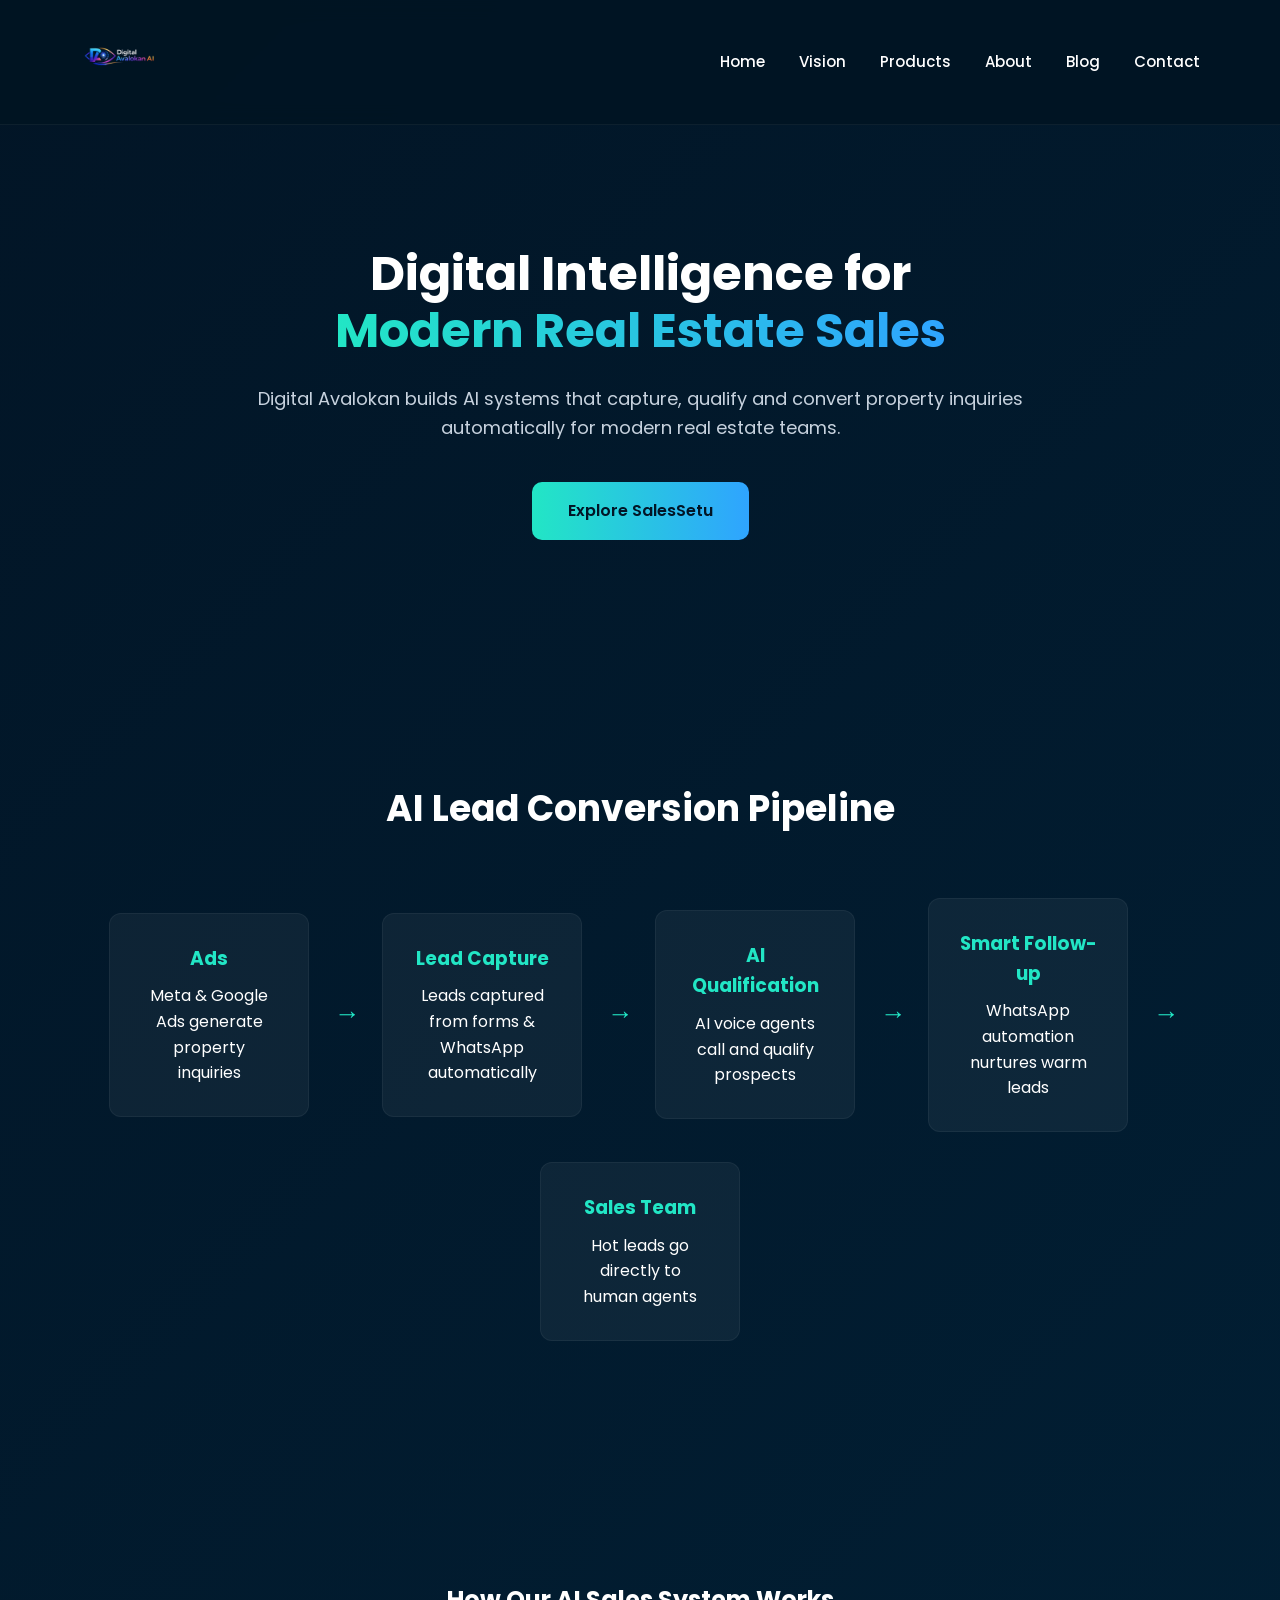
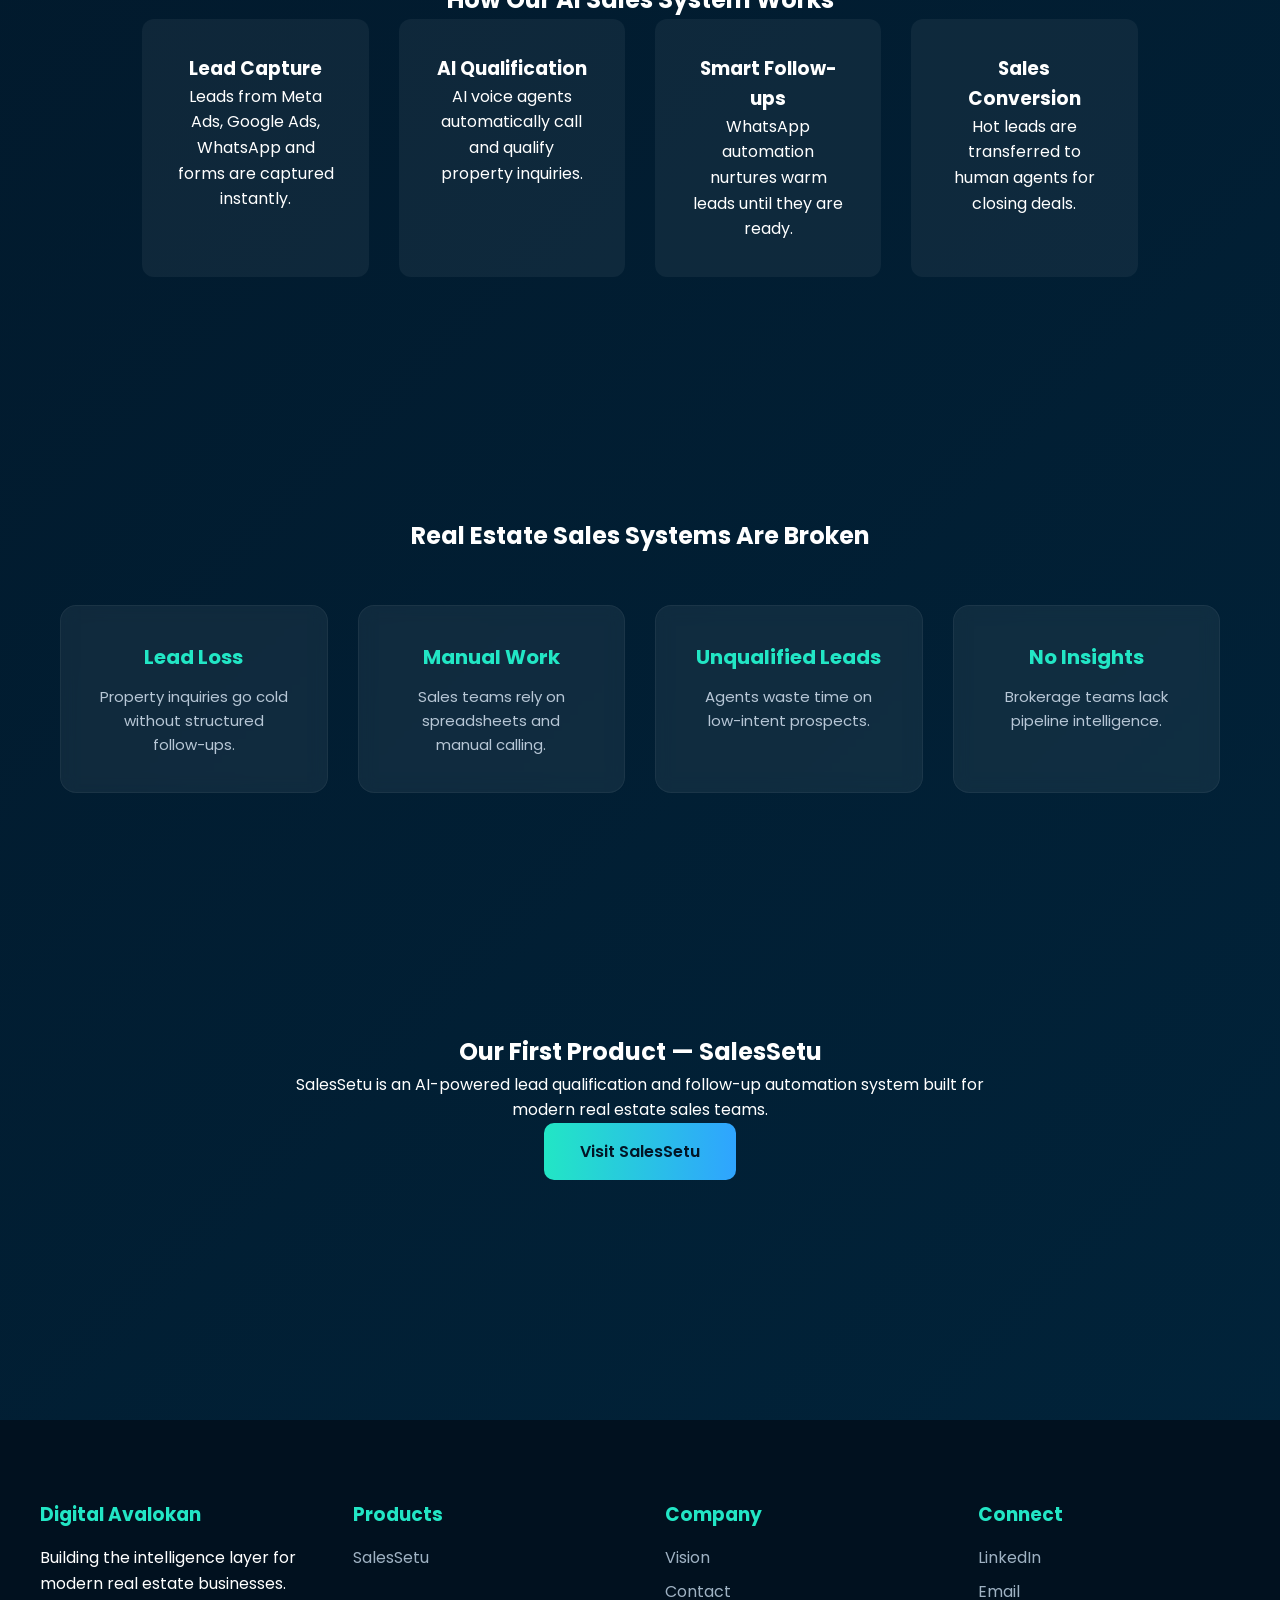
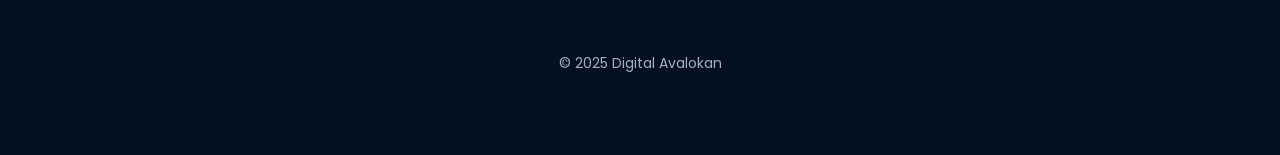
<file: index.html>
<!DOCTYPE html>
<html lang="en">

<head>

<meta charset="UTF-8">
<meta name="viewport" content="width=device-width, initial-scale=1.0">

<title>Digital Avalokan</title>

<link rel="icon" type="image/png" href="favicon.png">

<link rel="stylesheet" href="style.css">

<link href="https://fonts.googleapis.com/css2?family=Poppins:wght@300;400;500;600;700&display=swap" rel="stylesheet">

<script async src="https://www.googletagmanager.com/gtag/js?id=G-XXXXXXXX"></script>

<script>
window.dataLayer = window.dataLayer || [];
function gtag(){dataLayer.push(arguments);}
gtag('js', new Date());

gtag('config', 'G-XXXXXXXX');
</script>

  <!-- Google tag (gtag.js) -->
<script async src="https://www.googletagmanager.com/gtag/js?id=G-7B8Y4SK4V4"></script>
<script>
  window.dataLayer = window.dataLayer || [];
  function gtag(){dataLayer.push(arguments);}
  gtag('js', new Date());

  gtag('config', 'G-7B8Y4SK4V4');
</script>

</head>


<body>


<!-- NAVBAR -->

<header>

<nav class="navbar">

<div class="logo">
<img src="logo.png" alt="Digital Avalokan">
</div>

<div class="menu-toggle" id="menu-toggle">
☰
</div>

<ul class="nav-links" id="nav-menu">

<li><a href="index.html">Home</a></li>
<li><a href="vision.html">Vision</a></li>
<li><a href="products.html">Products</a></li>
<li><a href="about.html">About</a></li>
<li><a href="blog.html">Blog</a></li>
<li><a href="contact.html">Contact</a></li>

</ul>

</nav>

</header>



<!-- HERO -->

<section class="hero">

<h1>
Digital Intelligence for <br>
<span class="highlight">Modern Real Estate Sales</span>
</h1>

<p>
Digital Avalokan builds AI systems that capture, qualify and convert
property inquiries automatically for modern real estate teams.
</p>

<a href="https://salessetu.in" class="cta">
Explore SalesSetu
</a>

</section>



<!-- AI PIPELINE -->

<section class="pipeline">

<h2>AI Lead Conversion Pipeline</h2>

<div class="pipeline-flow">

<div class="pipe">
<h3>Ads</h3>
<p>Meta & Google Ads generate property inquiries</p>
</div>

<div class="arrow">↓</div>

<div class="pipe">
<h3>Lead Capture</h3>
<p>Leads captured from forms & WhatsApp automatically</p>
</div>

<div class="arrow">↓</div>

<div class="pipe">
<h3>AI Qualification</h3>
<p>AI voice agents call and qualify prospects</p>
</div>

<div class="arrow">↓</div>

<div class="pipe">
<h3>Smart Follow-up</h3>
<p>WhatsApp automation nurtures warm leads</p>
</div>

<div class="arrow">↓</div>

<div class="pipe">
<h3>Sales Team</h3>
<p>Hot leads go directly to human agents</p>
</div>

</div>

</section>



<!-- HOW IT WORKS -->

<section class="workflow">

<h2>How Our AI Sales System Works</h2>

<div class="steps">

<div class="step">
<h3>Lead Capture</h3>
<p>Leads from Meta Ads, Google Ads, WhatsApp and forms are captured instantly.</p>
</div>

<div class="step">
<h3>AI Qualification</h3>
<p>AI voice agents automatically call and qualify property inquiries.</p>
</div>

<div class="step">
<h3>Smart Follow-ups</h3>
<p>WhatsApp automation nurtures warm leads until they are ready.</p>
</div>

<div class="step">
<h3>Sales Conversion</h3>
<p>Hot leads are transferred to human agents for closing deals.</p>
</div>

</div>

</section>



<!-- PROBLEM -->

<section class="problem">

<h2>Real Estate Sales Systems Are Broken</h2>

<div class="problem-grid">

<div class="card">
<h3>Lead Loss</h3>
<p>Property inquiries go cold without structured follow-ups.</p>
</div>

<div class="card">
<h3>Manual Work</h3>
<p>Sales teams rely on spreadsheets and manual calling.</p>
</div>

<div class="card">
<h3>Unqualified Leads</h3>
<p>Agents waste time on low-intent prospects.</p>
</div>

<div class="card">
<h3>No Insights</h3>
<p>Brokerage teams lack pipeline intelligence.</p>
</div>

</div>

</section>



<!-- PRODUCT -->

<section class="product">

<h2>Our First Product — SalesSetu</h2>

<p>
SalesSetu is an AI-powered lead qualification and follow-up automation
system built for modern real estate sales teams.
</p>

<a href="https://salessetu.in" class="cta">
Visit SalesSetu
</a>

</section>



<!-- FOOTER -->

<footer>

<div class="footer-grid">

<div class="footer-col">

<h3>Digital Avalokan</h3>

<p>
Building the intelligence layer for modern real estate businesses.
</p>

</div>


<div class="footer-col">

<h3>Products</h3>

<a href="https://salessetu.in">SalesSetu</a>

</div>


<div class="footer-col">

<h3>Company</h3>

<a href="vision.html">Vision</a>

<a href="contact.html">Contact</a>

</div>


<div class="footer-col">

<h3>Connect</h3>

<a href="https://linkedin.com/in/satendrasingh27" target="_blank">LinkedIn</a>

<a href="contact.html">Email</a>

</div>

</div>


<div class="footer-bottom">

© 2025 Digital Avalokan

</div>

</footer>



<!-- MOBILE MENU SCRIPT -->

<script>

const toggle = document.getElementById("menu-toggle");
const menu = document.getElementById("nav-menu");

toggle.onclick = function(){

menu.classList.toggle("active");

}

</script>



</body>

</html>
</file>
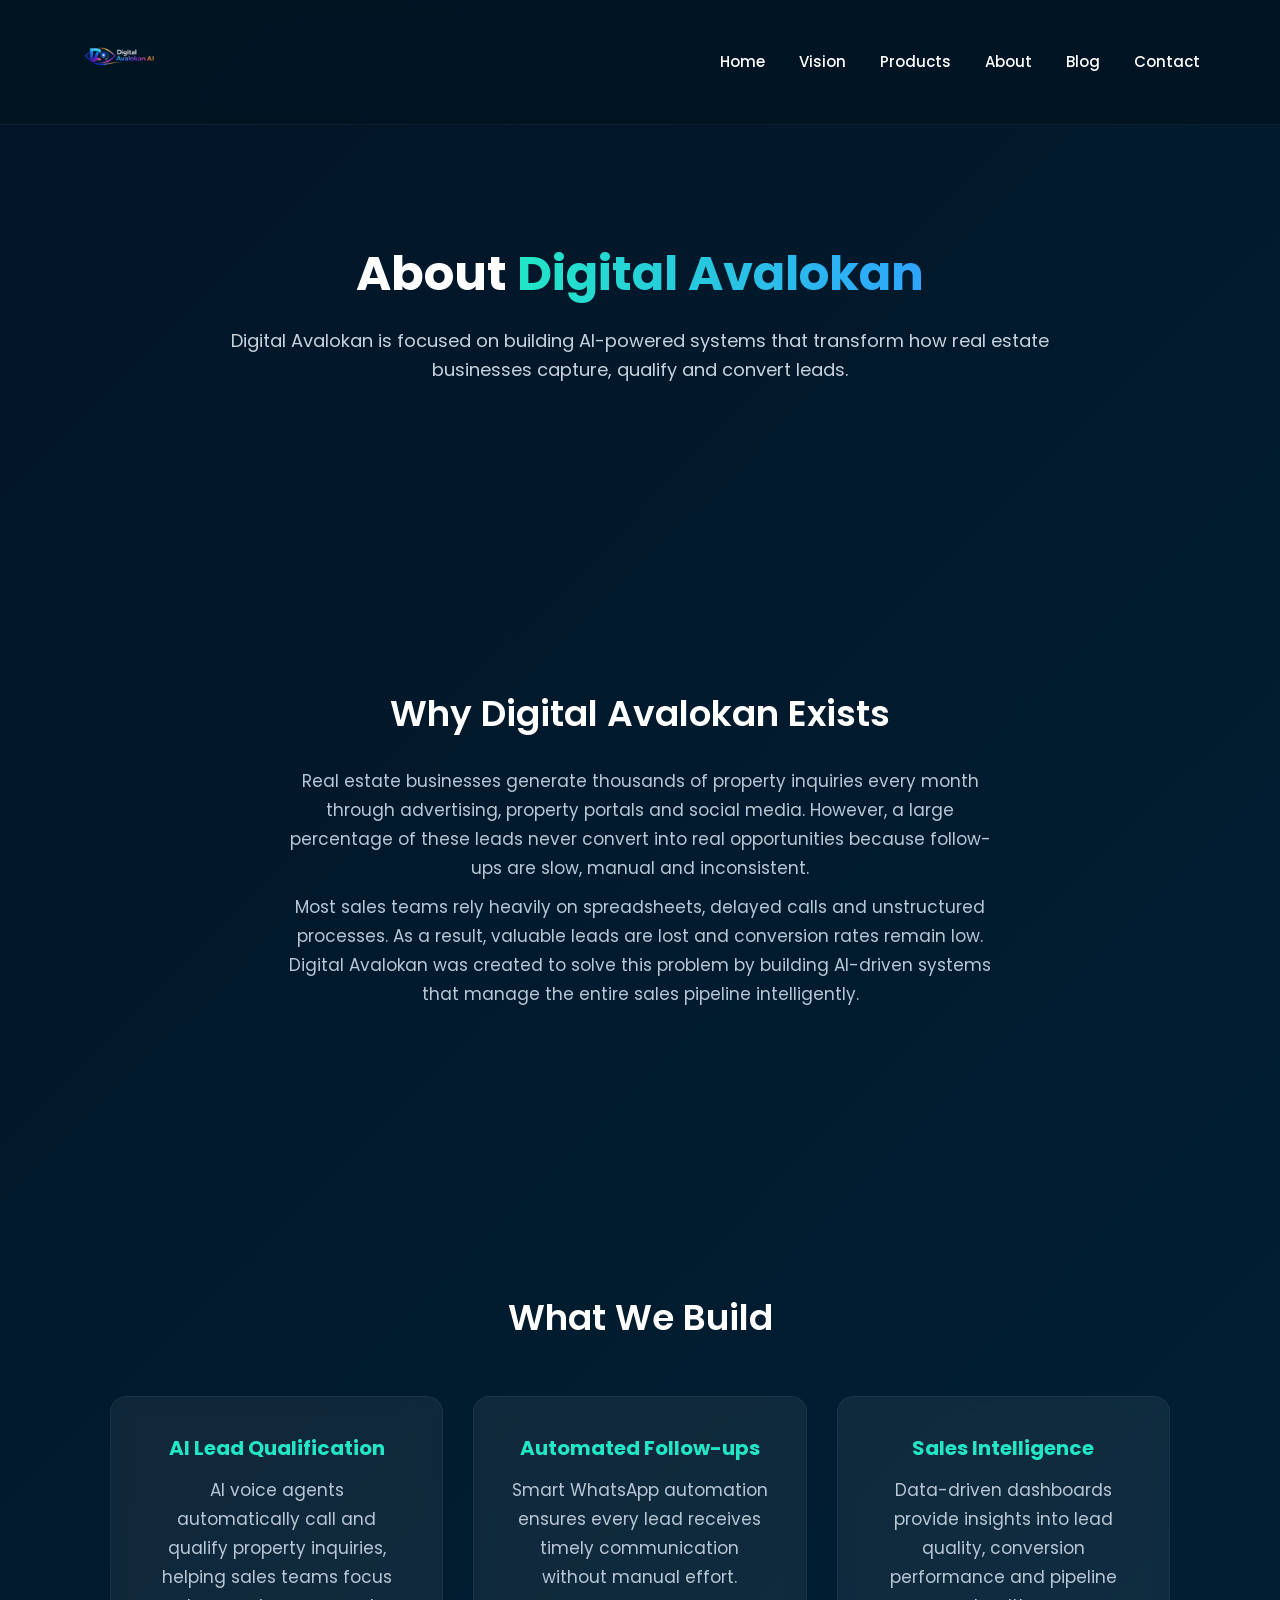
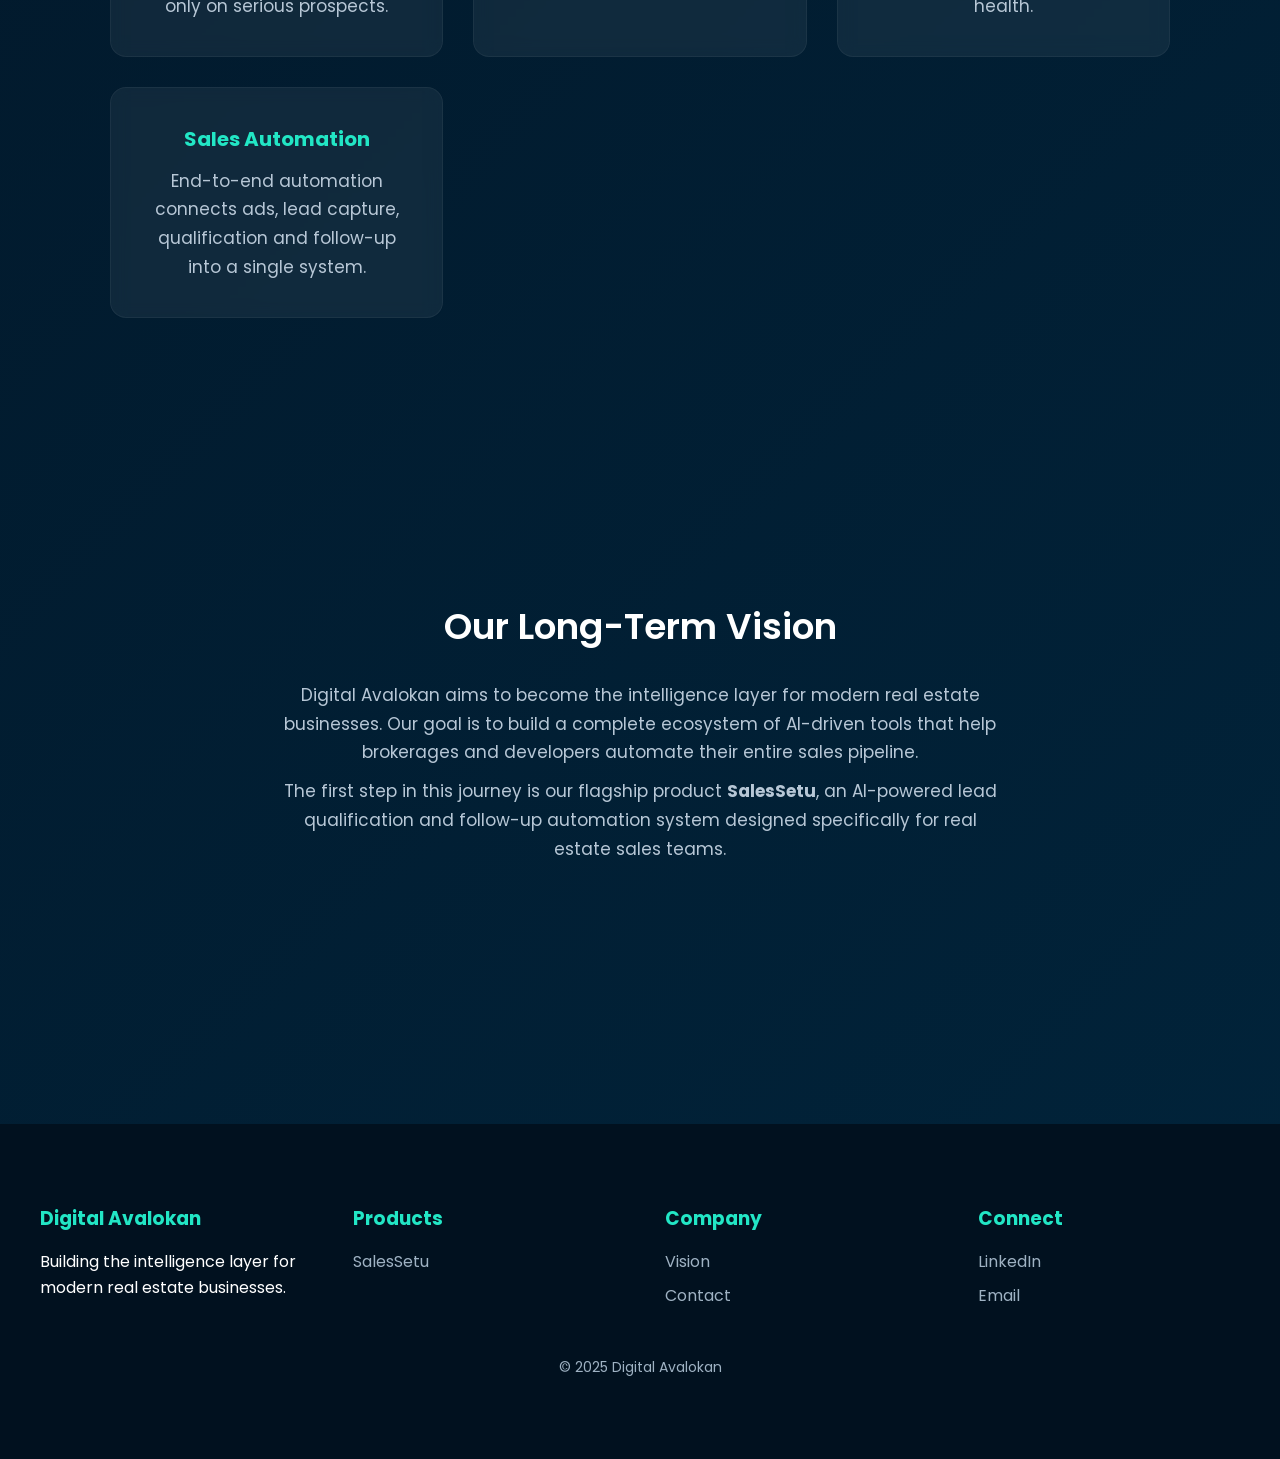
<file: about.html>
<!DOCTYPE html>
<html lang="en">

<head>

<meta charset="UTF-8">
<meta name="viewport" content="width=device-width, initial-scale=1.0">

<title>About | Digital Avalokan</title>

<link rel="icon" type="image/png" href="favicon.png">
<link rel="stylesheet" href="style.css">

<link href="https://fonts.googleapis.com/css2?family=Poppins:wght@300;400;500;600;700&display=swap" rel="stylesheet">

<script async src="https://www.googletagmanager.com/gtag/js?id=G-XXXXXXXX"></script>

<script>
window.dataLayer = window.dataLayer || [];
function gtag(){dataLayer.push(arguments);}
gtag('js', new Date());

gtag('config', 'G-7B8Y4SK4V4');
</script>

</head>

<body>

<!-- NAVBAR -->

<header>

<nav class="navbar">

<div class="logo">
<img src="logo.png">
</div>

<div class="menu-toggle" id="menu-toggle">
☰
</div>

<ul class="nav-links" id="nav-menu">

<li><a href="index.html">Home</a></li>
<li><a href="vision.html">Vision</a></li>
<li><a href="products.html">Products</a></li>
<li><a href="about.html">About</a></li>
<li><a href="blog.html">Blog</a></li>
<li><a href="contact.html">Contact</a></li>

</ul>

</nav>

</header>


<!-- HERO -->

<section class="hero">

<h1>
About <span class="highlight">Digital Avalokan</span>
</h1>

<p>

Digital Avalokan is focused on building AI-powered systems that
transform how real estate businesses capture, qualify and convert leads.

</p>

</section>


<!-- STORY -->

<section class="section">

<h2>Why Digital Avalokan Exists</h2>

<p>

Real estate businesses generate thousands of property inquiries every
month through advertising, property portals and social media.

However, a large percentage of these leads never convert into real
opportunities because follow-ups are slow, manual and inconsistent.

</p>

<p>

Most sales teams rely heavily on spreadsheets, delayed calls and
unstructured processes. As a result, valuable leads are lost and
conversion rates remain low.

Digital Avalokan was created to solve this problem by building
AI-driven systems that manage the entire sales pipeline intelligently.

</p>

</section>


<!-- WHAT WE BUILD -->

<section class="section">

<h2>What We Build</h2>

<div class="problem-grid">


<div class="card">

<h3>AI Lead Qualification</h3>

<p>

AI voice agents automatically call and qualify property inquiries,
helping sales teams focus only on serious prospects.

</p>

</div>


<div class="card">

<h3>Automated Follow-ups</h3>

<p>

Smart WhatsApp automation ensures every lead receives timely
communication without manual effort.

</p>

</div>


<div class="card">

<h3>Sales Intelligence</h3>

<p>

Data-driven dashboards provide insights into lead quality,
conversion performance and pipeline health.

</p>

</div>


<div class="card">

<h3>Sales Automation</h3>

<p>

End-to-end automation connects ads, lead capture,
qualification and follow-up into a single system.

</p>

</div>


</div>

</section>


<!-- FUTURE -->

<section class="section">

<h2>Our Long-Term Vision</h2>

<p>

Digital Avalokan aims to become the intelligence layer
for modern real estate businesses.

Our goal is to build a complete ecosystem of AI-driven tools
that help brokerages and developers automate their entire
sales pipeline.

</p>

<p>

The first step in this journey is our flagship product
<strong>SalesSetu</strong>, an AI-powered lead qualification
and follow-up automation system designed specifically for
real estate sales teams.

</p>

</section>


<!-- FOOTER -->

<footer>

<div class="footer-grid">

<div class="footer-col">

<h3>Digital Avalokan</h3>

<p>
Building the intelligence layer for modern real estate businesses.
</p>

</div>


<div class="footer-col">

<h3>Products</h3>

<a href="https://salessetu.in">SalesSetu</a>

</div>


<div class="footer-col">

<h3>Company</h3>

<a href="vision.html">Vision</a>
<a href="contact.html">Contact</a>

</div>


<div class="footer-col">

<h3>Connect</h3>

<a href="https://linkedin.com/in/satendrasingh27" target="_blank">LinkedIn</a>
<a href="mailto:contact@digitalavalokan.com">Email</a>

</div>

</div>

<div class="footer-bottom">

© 2025 Digital Avalokan

</div>

</footer>


<!-- MOBILE MENU SCRIPT -->

<script>

const toggle = document.getElementById("menu-toggle");
const menu = document.getElementById("nav-menu");

toggle.onclick = function(){
menu.classList.toggle("active");
}

</script>

</body>
</html>
</file>
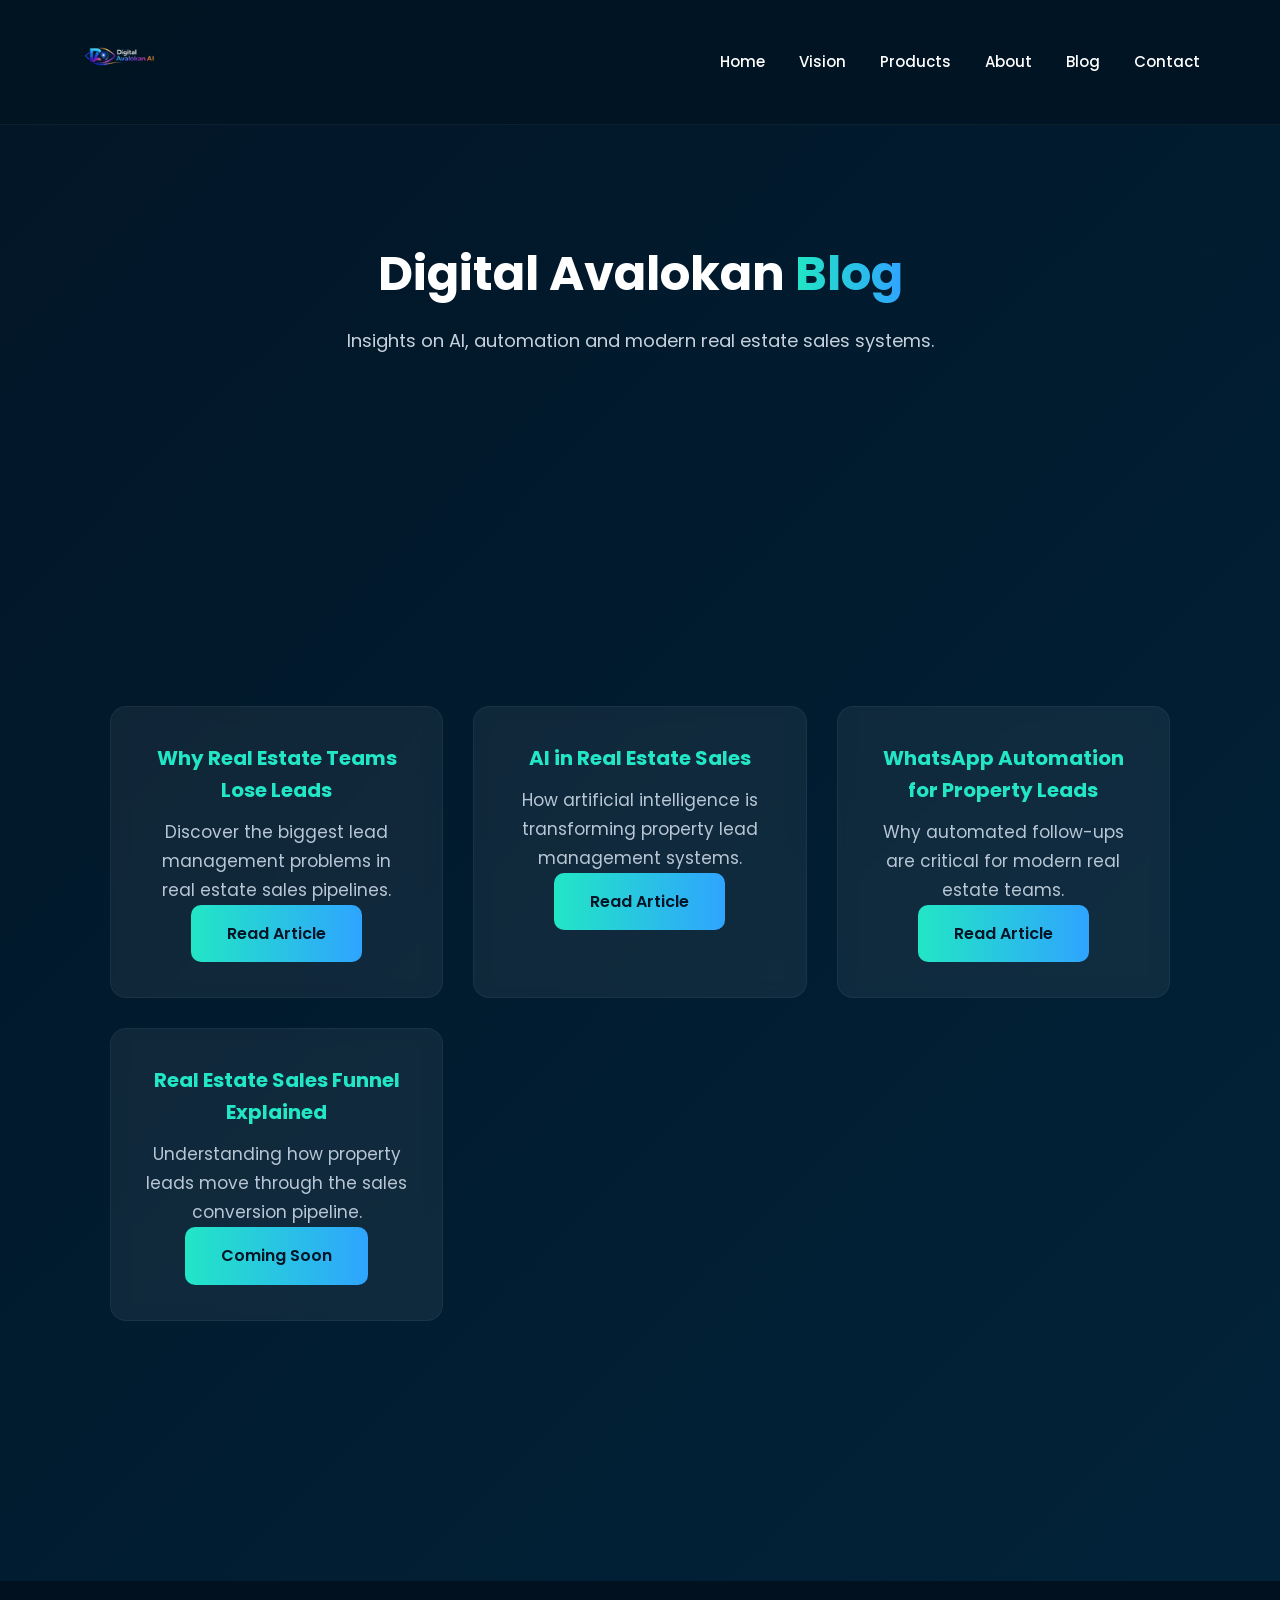
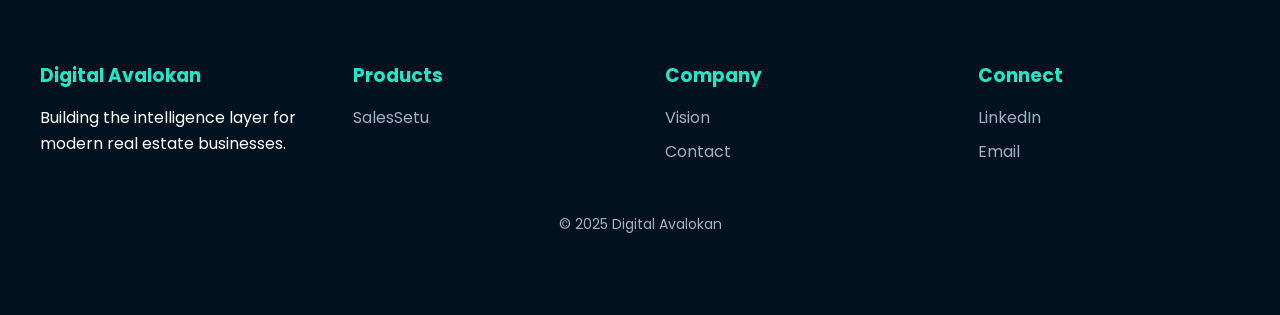
<file: blog.html>
<!DOCTYPE html>
<html lang="en">

<head>

<meta charset="UTF-8">
<meta name="viewport" content="width=device-width, initial-scale=1.0">

<title>Real Estate AI Insights | Digital Avalokan Blog</title>

<meta name="description" content="Insights on AI, automation and modern real estate sales systems. Learn how technology is transforming property lead management.">

<link rel="icon" type="image/png" href="favicon.png">
<link rel="stylesheet" href="style.css">

<link href="https://fonts.googleapis.com/css2?family=Poppins:wght@300;400;500;600;700&display=swap" rel="stylesheet">

<script async src="https://www.googletagmanager.com/gtag/js?id=G-XXXXXXXX"></script>

<script>
window.dataLayer = window.dataLayer || [];
function gtag(){dataLayer.push(arguments);}
gtag('js', new Date());

gtag('config', 'G-XXXXXXXX');
</script>

</head>

<body>

<header>

<nav class="navbar">

<div class="logo">
<img src="logo.png">
</div>

<div class="menu-toggle" id="menu-toggle">☰</div>

<ul class="nav-links" id="nav-menu">

<li><a href="index.html">Home</a></li>
<li><a href="vision.html">Vision</a></li>
<li><a href="products.html">Products</a></li>
<li><a href="about.html">About</a></li>
<li><a href="blog.html">Blog</a></li>
<li><a href="contact.html">Contact</a></li>

</ul>

</nav>

</header>

<!-- BLOG HERO -->

<section class="hero">

<h1>
Digital Avalokan <span class="highlight">Blog</span>
</h1>

<p>
Insights on AI, automation and modern real estate sales systems.
</p>

</section>

<!-- BLOG ARTICLES -->

<section class="section">

<div class="problem-grid">

<div class="card">

<h3>Why Real Estate Teams Lose Leads</h3>

<p>
Discover the biggest lead management problems in real estate sales pipelines.
</p>

<a href="blog/why-real-estate-teams-lose-leads.html" class="cta">
Read Article
</a>

</div>


<div class="card">

<h3>AI in Real Estate Sales</h3>

<p>
How artificial intelligence is transforming property lead management systems.
</p>

<a href="blog/ai-in-real-estate-sales.html" class="cta">
Read Article
</a>

</div>


<div class="card">

<h3>WhatsApp Automation for Property Leads</h3>

<p>
Why automated follow-ups are critical for modern real estate teams.
</p>

<a href="blog/whatsapp-automation-for-property-leads.html" class="cta">
Read Article
</a>

</div>


<div class="card">

<h3>Real Estate Sales Funnel Explained</h3>

<p>
Understanding how property leads move through the sales conversion pipeline.
</p>

<a href="#" class="cta">
Coming Soon
</a>

</div>


</div>

</section>

<!-- FOOTER -->

<footer>

<div class="footer-grid">

<div class="footer-col">
<h3>Digital Avalokan</h3>
<p>Building the intelligence layer for modern real estate businesses.</p>
</div>

<div class="footer-col">
<h3>Products</h3>
<a href="https://salessetu.in">SalesSetu</a>
</div>

<div class="footer-col">
<h3>Company</h3>
<a href="vision.html">Vision</a>
<a href="contact.html">Contact</a>
</div>

<div class="footer-col">
<h3>Connect</h3>
<a href="https://linkedin.com/in/satendrasingh27" target="_blank">LinkedIn</a>
<a href="mailto:contact@digitalavalokan.com">Email</a>
</div>

</div>

<div class="footer-bottom">
© 2025 Digital Avalokan
</div>

</footer>

<script>

const toggle = document.getElementById("menu-toggle");
const menu = document.getElementById("nav-menu");

toggle.onclick = function(){
menu.classList.toggle("active");
}

</script>

</body>
</html>
</file>
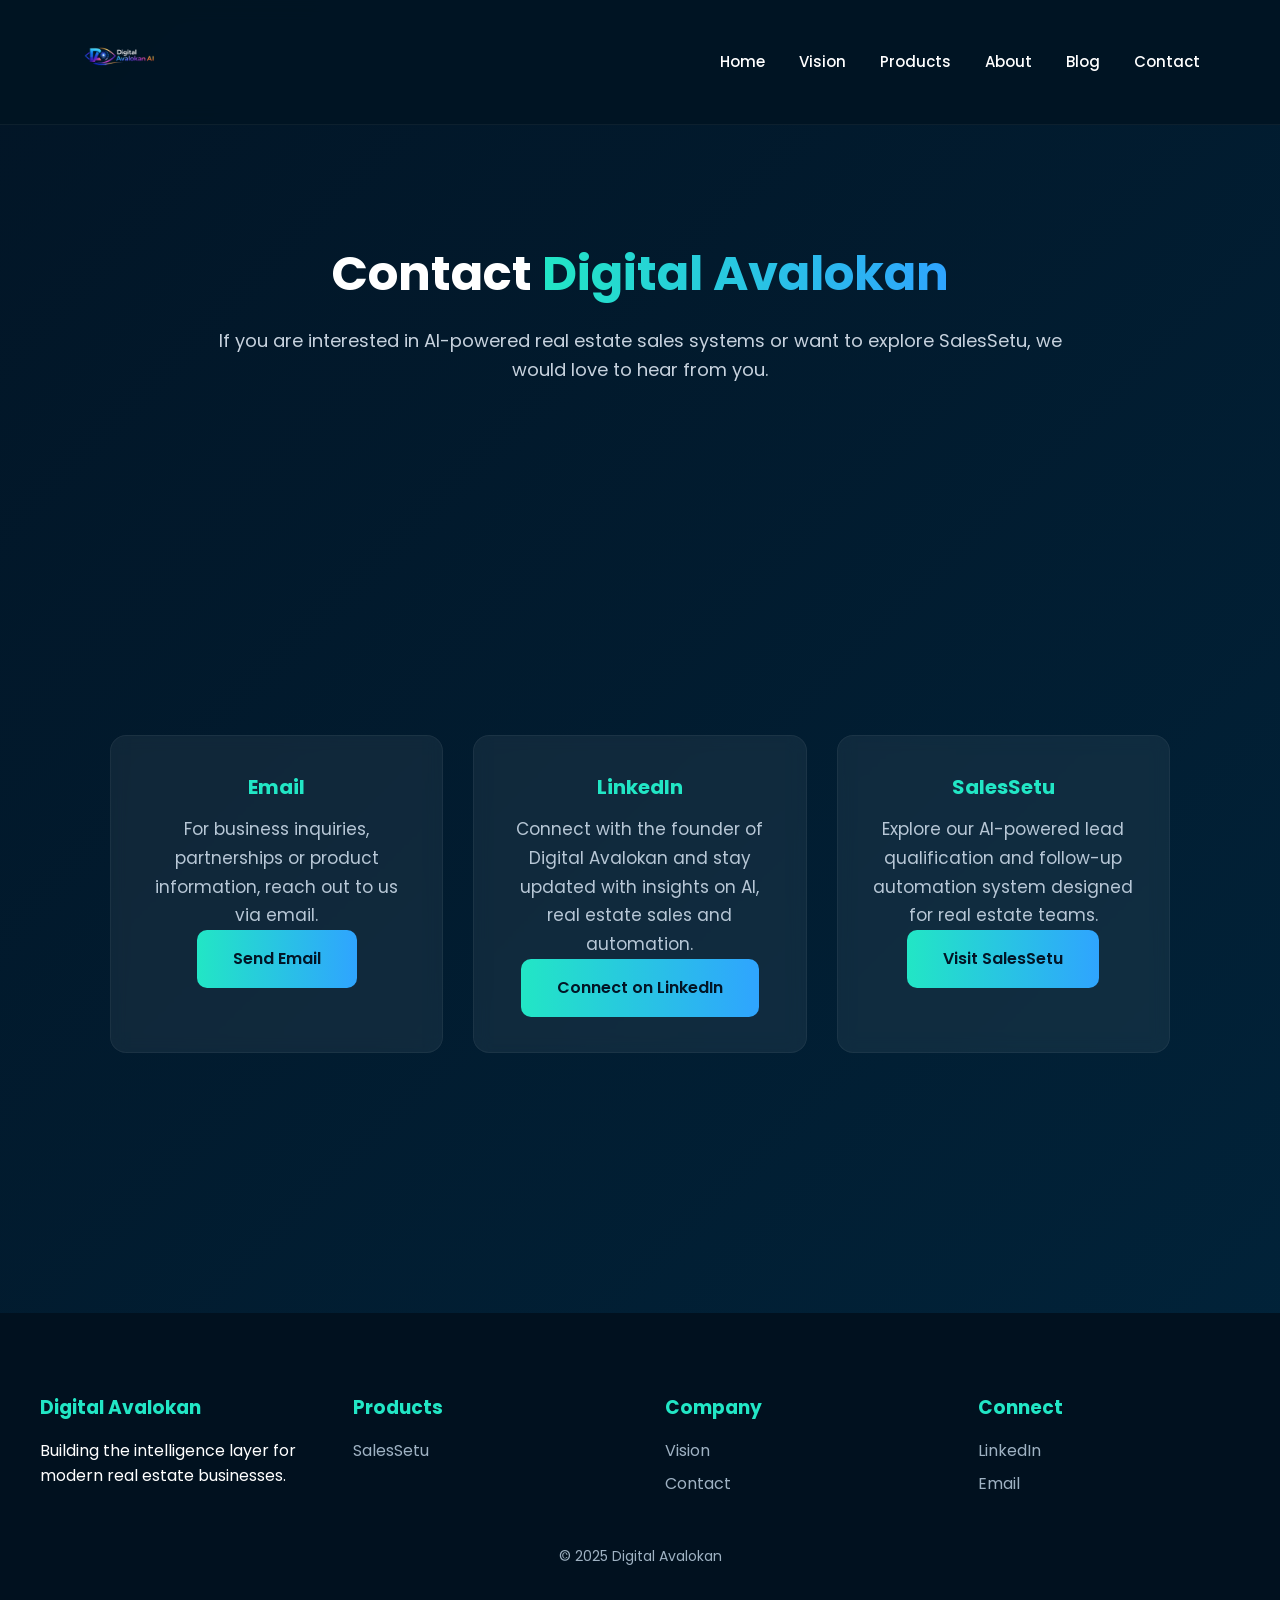
<file: contact.html>
<!DOCTYPE html>
<html lang="en">

<head>

<meta charset="UTF-8">
<meta name="viewport" content="width=device-width, initial-scale=1.0">

<title>Contact | Digital Avalokan</title>

<link rel="icon" type="image/png" href="favicon.png">
<link rel="stylesheet" href="style.css">

<link href="https://fonts.googleapis.com/css2?family=Poppins:wght@300;400;500;600;700&display=swap" rel="stylesheet">

<script async src="https://www.googletagmanager.com/gtag/js?id=G-XXXXXXXX"></script>

<script>
window.dataLayer = window.dataLayer || [];
function gtag(){dataLayer.push(arguments);}
gtag('js', new Date());

gtag('config', 'G-XXXXXXXX');
</script>

</head>

<body>

<!-- NAVBAR -->

<header>

<nav class="navbar">

<div class="logo">
<img src="logo.png">
</div>

<div class="menu-toggle" id="menu-toggle">
☰
</div>

<ul class="nav-links" id="nav-menu">

<li><a href="index.html">Home</a></li>
<li><a href="vision.html">Vision</a></li>
<li><a href="products.html">Products</a></li>
<li><a href="about.html">About</a></li>
<li><a href="blog.html">Blog</a></li>
<li><a href="contact.html">Contact</a></li>

</ul>

</nav>

</header>


<!-- HERO -->

<section class="hero">

<h1>
Contact <span class="highlight">Digital Avalokan</span>
</h1>

<p>

If you are interested in AI-powered real estate sales systems
or want to explore SalesSetu, we would love to hear from you.

</p>

</section>


<!-- CONTACT SECTION -->

<section class="section">

<div class="problem-grid">


<!-- EMAIL -->

<div class="card">

<h3>Email</h3>

<p>

For business inquiries, partnerships or product information,
reach out to us via email.

</p>

<a href="mailto:contact@digitalavalokan.com" class="cta">

Send Email

</a>

</div>


<!-- LINKEDIN -->

<div class="card">

<h3>LinkedIn</h3>

<p>

Connect with the founder of Digital Avalokan and stay updated
with insights on AI, real estate sales and automation.

</p>

<a href="https://linkedin.com/in/satendrasingh27" target="_blank" class="cta">

Connect on LinkedIn

</a>

</div>


<!-- SALESSETU -->

<div class="card">

<h3>SalesSetu</h3>

<p>

Explore our AI-powered lead qualification and follow-up
automation system designed for real estate teams.

</p>

<a href="https://salessetu.in" class="cta">

Visit SalesSetu

</a>

</div>


</div>

</section>


<!-- FOOTER -->

<footer>

<div class="footer-grid">

<div class="footer-col">

<h3>Digital Avalokan</h3>

<p>

Building the intelligence layer for modern real estate businesses.

</p>

</div>


<div class="footer-col">

<h3>Products</h3>

<a href="https://salessetu.in">SalesSetu</a>

</div>


<div class="footer-col">

<h3>Company</h3>

<a href="vision.html">Vision</a>
<a href="contact.html">Contact</a>

</div>


<div class="footer-col">

<h3>Connect</h3>

<a href="https://linkedin.com/in/satendrasingh27" target="_blank">LinkedIn</a>
<a href="mailto:contact@digitalavalokan.com">Email</a>

</div>

</div>

<div class="footer-bottom">

© 2025 Digital Avalokan

</div>

</footer>


<!-- MOBILE MENU SCRIPT -->

<script>

const toggle = document.getElementById("menu-toggle");
const menu = document.getElementById("nav-menu");

toggle.onclick = function(){
menu.classList.toggle("active");
}

</script>

</body>
</html>
</file>
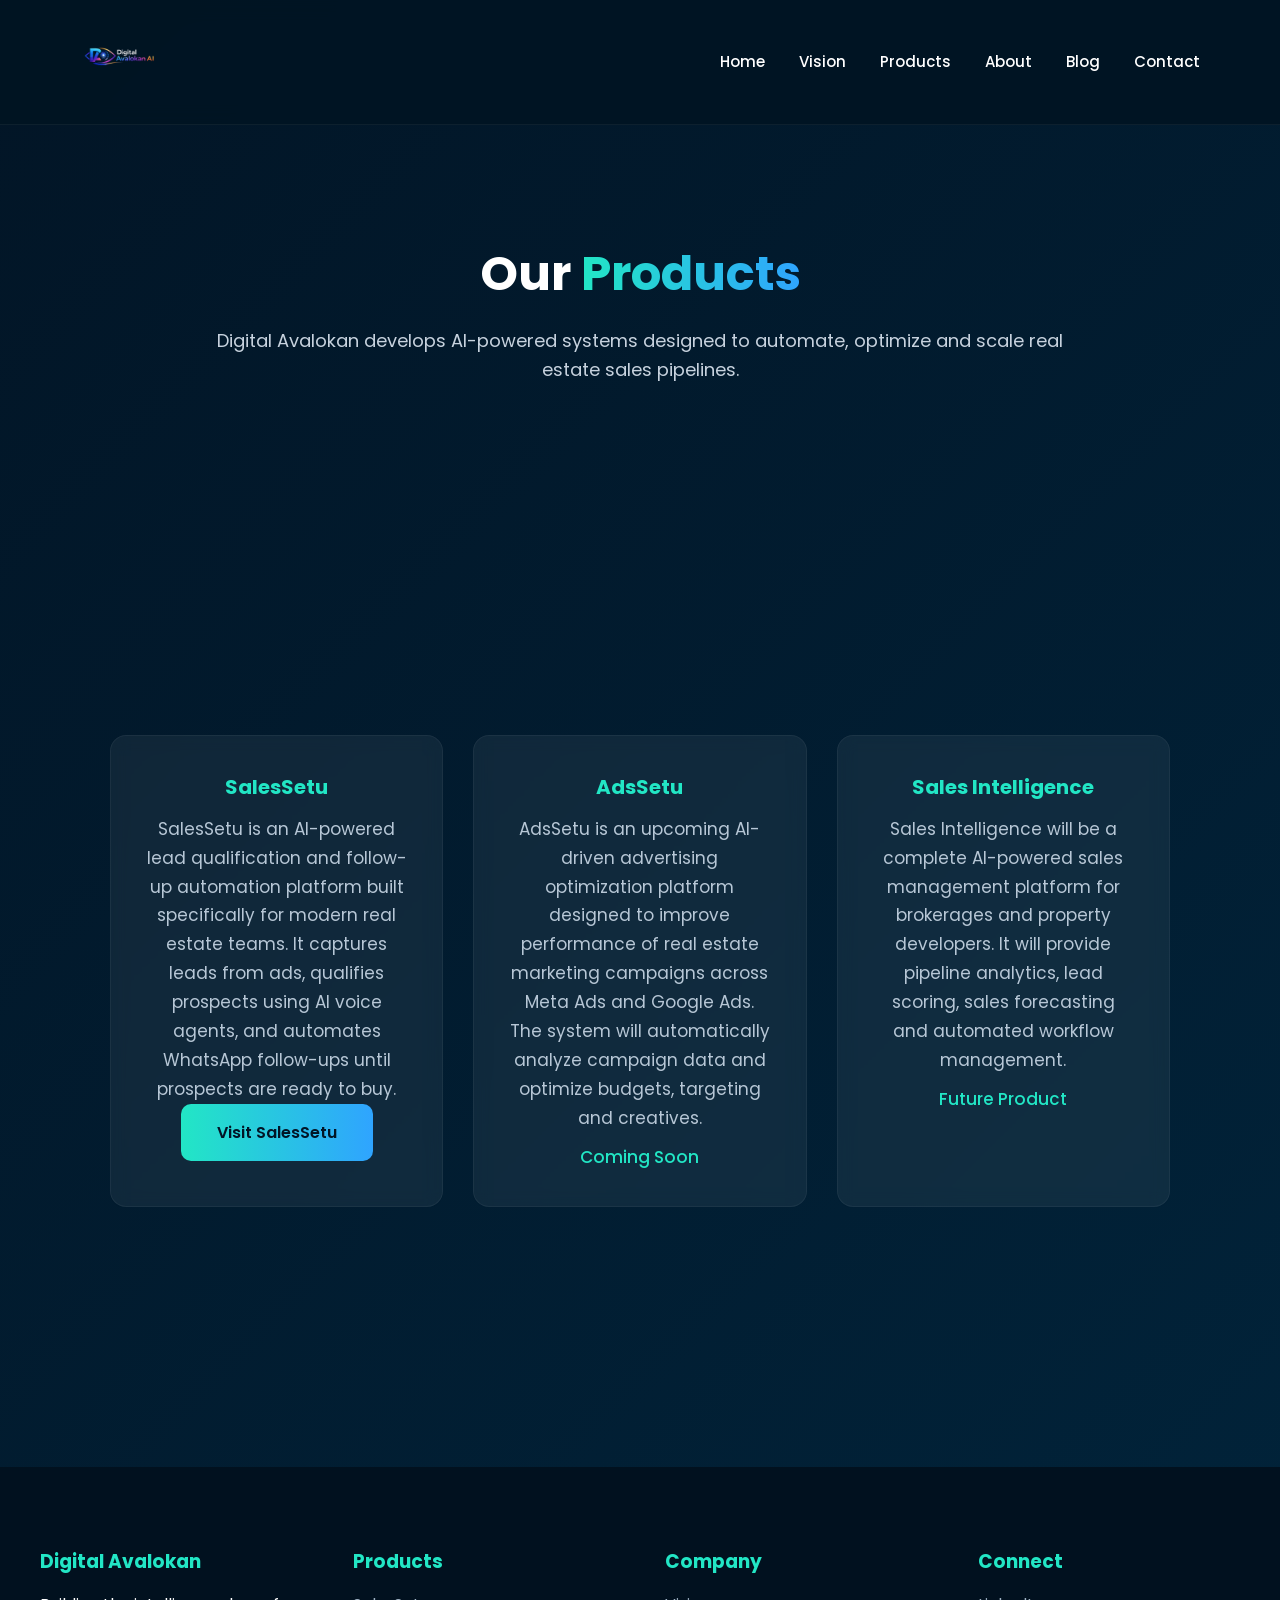
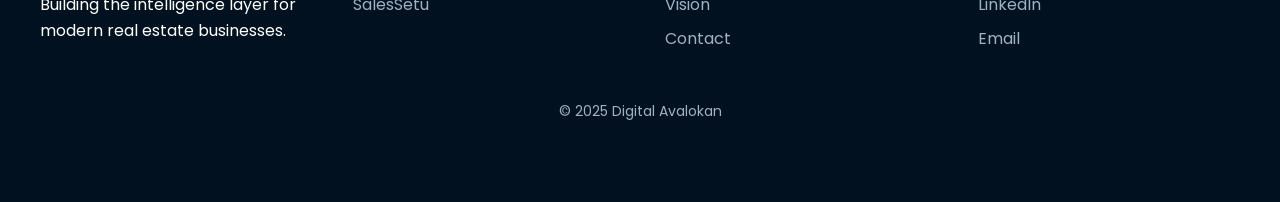
<file: products.html>
<!DOCTYPE html>
<html lang="en">

<head>

<meta charset="UTF-8">
<meta name="viewport" content="width=device-width, initial-scale=1.0">

<title>Products | Digital Avalokan</title>

<link rel="icon" type="image/png" href="favicon.png">
<link rel="stylesheet" href="style.css">

<link href="https://fonts.googleapis.com/css2?family=Poppins:wght@300;400;500;600;700&display=swap" rel="stylesheet">

<script async src="https://www.googletagmanager.com/gtag/js?id=G-XXXXXXXX"></script>

<script>
window.dataLayer = window.dataLayer || [];
function gtag(){dataLayer.push(arguments);}
gtag('js', new Date());

gtag('config', 'G-XXXXXXXX');
</script>

</head>

<body>

<!-- NAVBAR -->

<header>

<nav class="navbar">

<div class="logo">
<img src="logo.png">
</div>

<div class="menu-toggle" id="menu-toggle">
☰
</div>

<ul class="nav-links" id="nav-menu">

<li><a href="index.html">Home</a></li>
<li><a href="vision.html">Vision</a></li>
<li><a href="products.html">Products</a></li>
<li><a href="about.html">About</a></li>
<li><a href="blog.html">Blog</a></li>
<li><a href="contact.html">Contact</a></li>

</ul>

</nav>

</header>


<!-- HERO -->

<section class="hero">

<h1>
Our <span class="highlight">Products</span>
</h1>

<p>

Digital Avalokan develops AI-powered systems designed to automate,
optimize and scale real estate sales pipelines.

</p>

</section>


<!-- PRODUCTS -->

<section class="section">

<div class="problem-grid">


<!-- SALESSETU -->

<div class="card">

<h3>SalesSetu</h3>

<p>

SalesSetu is an AI-powered lead qualification and follow-up automation
platform built specifically for modern real estate teams.

It captures leads from ads, qualifies prospects using AI voice agents,
and automates WhatsApp follow-ups until prospects are ready to buy.

</p>

<a href="https://salessetu.in" class="cta">
Visit SalesSetu
</a>

</div>


<!-- ADSSETU -->

<div class="card">

<h3>AdsSetu</h3>

<p>

AdsSetu is an upcoming AI-driven advertising optimization platform
designed to improve performance of real estate marketing campaigns
across Meta Ads and Google Ads.

The system will automatically analyze campaign data and optimize
budgets, targeting and creatives.

</p>

<p style="color:#22e6c5;font-weight:500;">
Coming Soon
</p>

</div>


<!-- SALES INTELLIGENCE -->

<div class="card">

<h3>Sales Intelligence</h3>

<p>

Sales Intelligence will be a complete AI-powered sales management
platform for brokerages and property developers.

It will provide pipeline analytics, lead scoring, sales forecasting
and automated workflow management.

</p>

<p style="color:#22e6c5;font-weight:500;">
Future Product
</p>

</div>


</div>

</section>


<!-- FOOTER -->

<footer>

<div class="footer-grid">

<div class="footer-col">

<h3>Digital Avalokan</h3>

<p>

Building the intelligence layer for modern real estate businesses.

</p>

</div>


<div class="footer-col">

<h3>Products</h3>

<a href="https://salessetu.in">SalesSetu</a>

</div>


<div class="footer-col">

<h3>Company</h3>

<a href="vision.html">Vision</a>
<a href="contact.html">Contact</a>

</div>


<div class="footer-col">

<h3>Connect</h3>

<a href="https://linkedin.com/in/satendrasingh27" target="_blank">LinkedIn</a>
<a href="mailto:contact@digitalavalokan.com">Email</a>

</div>

</div>

<div class="footer-bottom">

© 2025 Digital Avalokan

</div>

</footer>


<!-- MOBILE MENU SCRIPT -->

<script>

const toggle = document.getElementById("menu-toggle");
const menu = document.getElementById("nav-menu");

toggle.onclick = function(){
menu.classList.toggle("active");
}

</script>

</body>
</html>
</file>
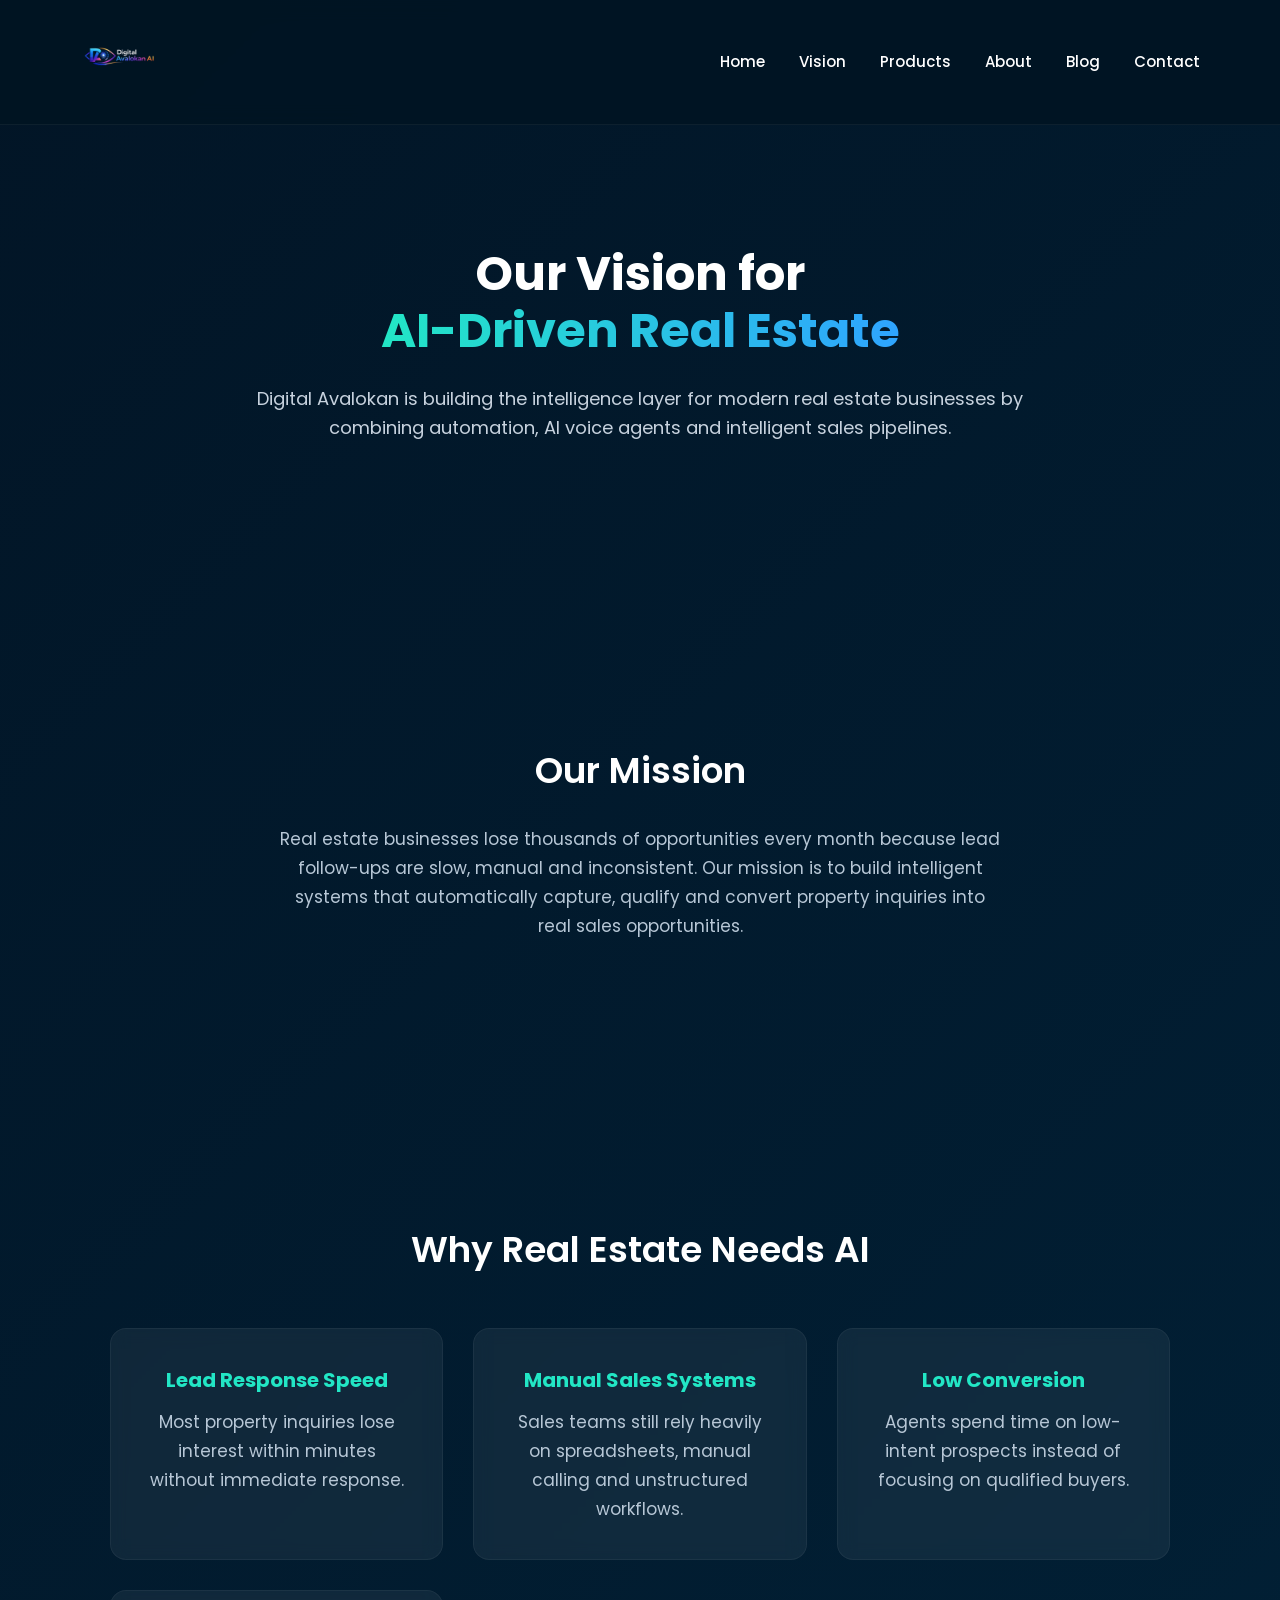
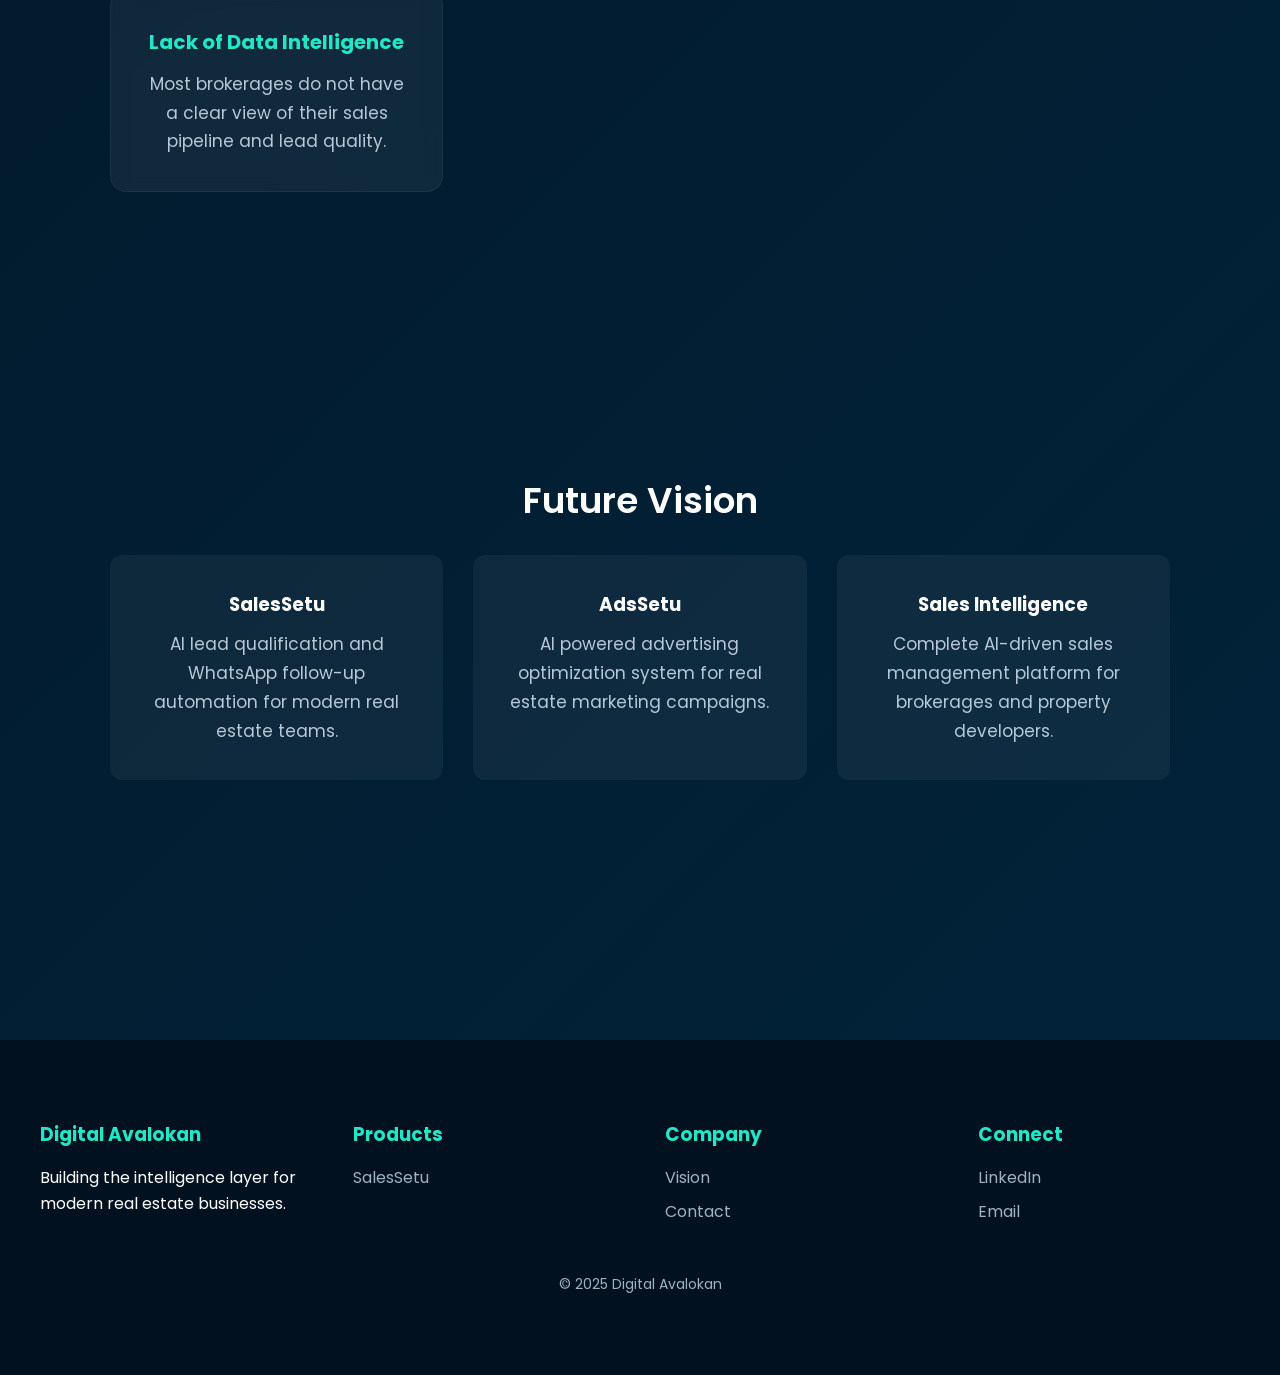
<file: vision.html>
<!DOCTYPE html>
<html lang="en">

<head>

<meta charset="UTF-8">
<meta name="viewport" content="width=device-width, initial-scale=1.0">

<title>Vision | Digital Avalokan</title>

<link rel="icon" type="image/png" href="favicon.png">
<link rel="stylesheet" href="style.css">

<link href="https://fonts.googleapis.com/css2?family=Poppins:wght@300;400;500;600;700&display=swap" rel="stylesheet">

<script async src="https://www.googletagmanager.com/gtag/js?id=G-XXXXXXXX"></script>

<script>
window.dataLayer = window.dataLayer || [];
function gtag(){dataLayer.push(arguments);}
gtag('js', new Date());

gtag('config', 'G-XXXXXXXX');
</script>

</head>

<body>

<!-- NAVBAR -->

<header>

<nav class="navbar">

<div class="logo">
<img src="logo.png">
</div>

<div class="menu-toggle" id="menu-toggle">
☰
</div>

<ul class="nav-links" id="nav-menu">

<li><a href="index.html">Home</a></li>
<li><a href="vision.html">Vision</a></li>
<li><a href="products.html">Products</a></li>
<li><a href="about.html">About</a></li>
<li><a href="blog.html">Blog</a></li>
<li><a href="contact.html">Contact</a></li>

</ul>

</nav>

</header>

<!-- HERO -->

<section class="hero">

<h1>
Our Vision for <br>
<span class="highlight">AI-Driven Real Estate</span>
</h1>

<p>

Digital Avalokan is building the intelligence layer for modern
real estate businesses by combining automation, AI voice agents
and intelligent sales pipelines.

</p>

</section>


<!-- MISSION -->

<section class="section">

<h2>Our Mission</h2>

<p>

Real estate businesses lose thousands of opportunities every
month because lead follow-ups are slow, manual and inconsistent.

Our mission is to build intelligent systems that automatically
capture, qualify and convert property inquiries into real sales
opportunities.

</p>

</section>


<!-- WHY AI -->

<section class="section">

<h2>Why Real Estate Needs AI</h2>

<div class="problem-grid">

<div class="card">

<h3>Lead Response Speed</h3>

<p>
Most property inquiries lose interest within minutes
without immediate response.
</p>

</div>


<div class="card">

<h3>Manual Sales Systems</h3>

<p>
Sales teams still rely heavily on spreadsheets,
manual calling and unstructured workflows.
</p>

</div>


<div class="card">

<h3>Low Conversion</h3>

<p>
Agents spend time on low-intent prospects
instead of focusing on qualified buyers.
</p>

</div>


<div class="card">

<h3>Lack of Data Intelligence</h3>

<p>
Most brokerages do not have a clear view
of their sales pipeline and lead quality.
</p>

</div>

</div>

</section>


<!-- FUTURE ROADMAP -->

<section class="section">

<h2>Future Vision</h2>

<div class="steps">

<div class="step">

<h3>SalesSetu</h3>

<p>
AI lead qualification and WhatsApp follow-up
automation for modern real estate teams.
</p>

</div>


<div class="step">

<h3>AdsSetu</h3>

<p>

AI powered advertising optimization system
for real estate marketing campaigns.

</p>

</div>


<div class="step">

<h3>Sales Intelligence</h3>

<p>

Complete AI-driven sales management platform
for brokerages and property developers.

</p>

</div>

</div>

</section>


<!-- FOOTER -->

<footer>

<div class="footer-grid">

<div class="footer-col">

<h3>Digital Avalokan</h3>

<p>

Building the intelligence layer
for modern real estate businesses.

</p>

</div>


<div class="footer-col">

<h3>Products</h3>

<a href="https://salessetu.in">SalesSetu</a>

</div>


<div class="footer-col">

<h3>Company</h3>

<a href="vision.html">Vision</a>
<a href="contact.html">Contact</a>

</div>


<div class="footer-col">

<h3>Connect</h3>

<a href="https://linkedin.com/in/satendrasingh27" target="_blank">LinkedIn</a>
<a href="mailto:contact@digitalavalokan.com">Email</a>

</div>

</div>

<div class="footer-bottom">

© 2025 Digital Avalokan

</div>

</footer>


<!-- MOBILE MENU SCRIPT -->

<script>

const toggle = document.getElementById("menu-toggle");
const menu = document.getElementById("nav-menu");

toggle.onclick = function(){
menu.classList.toggle("active");
}

</script>

</body>
</html>
</file>
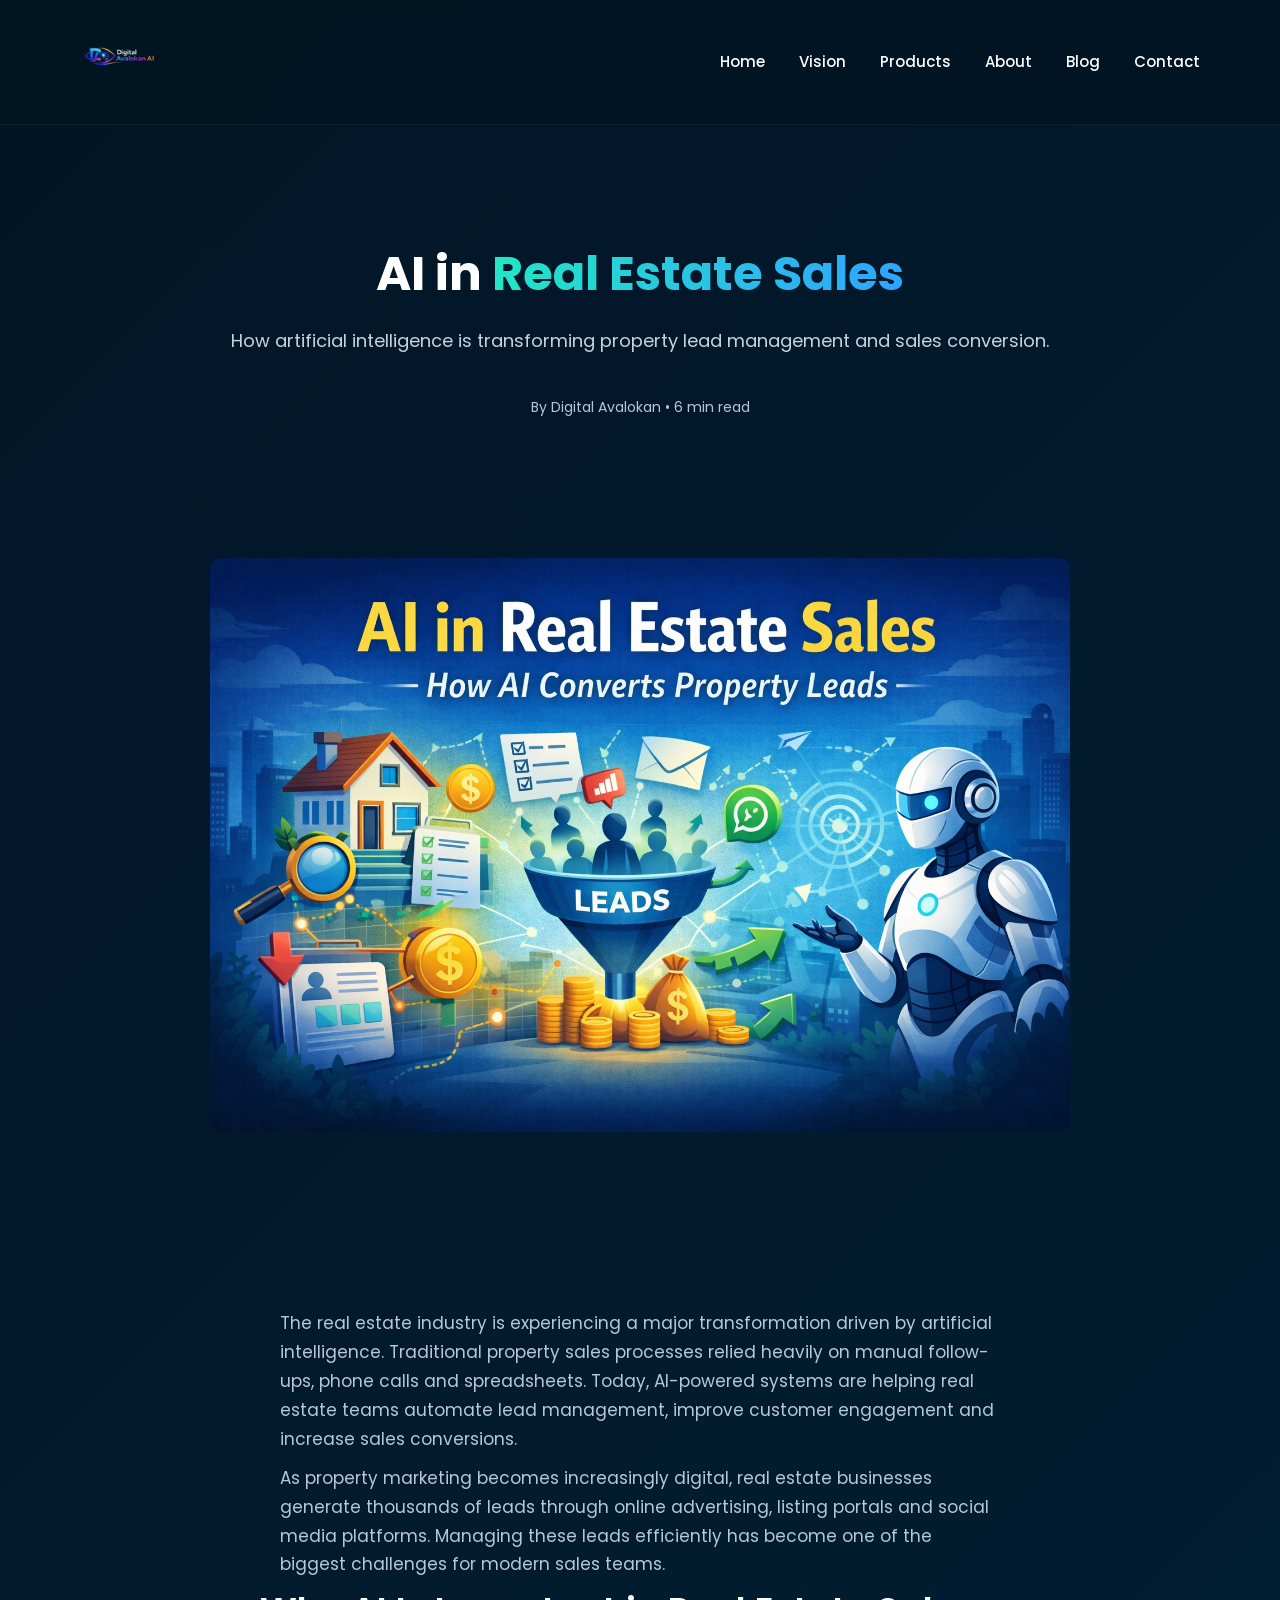
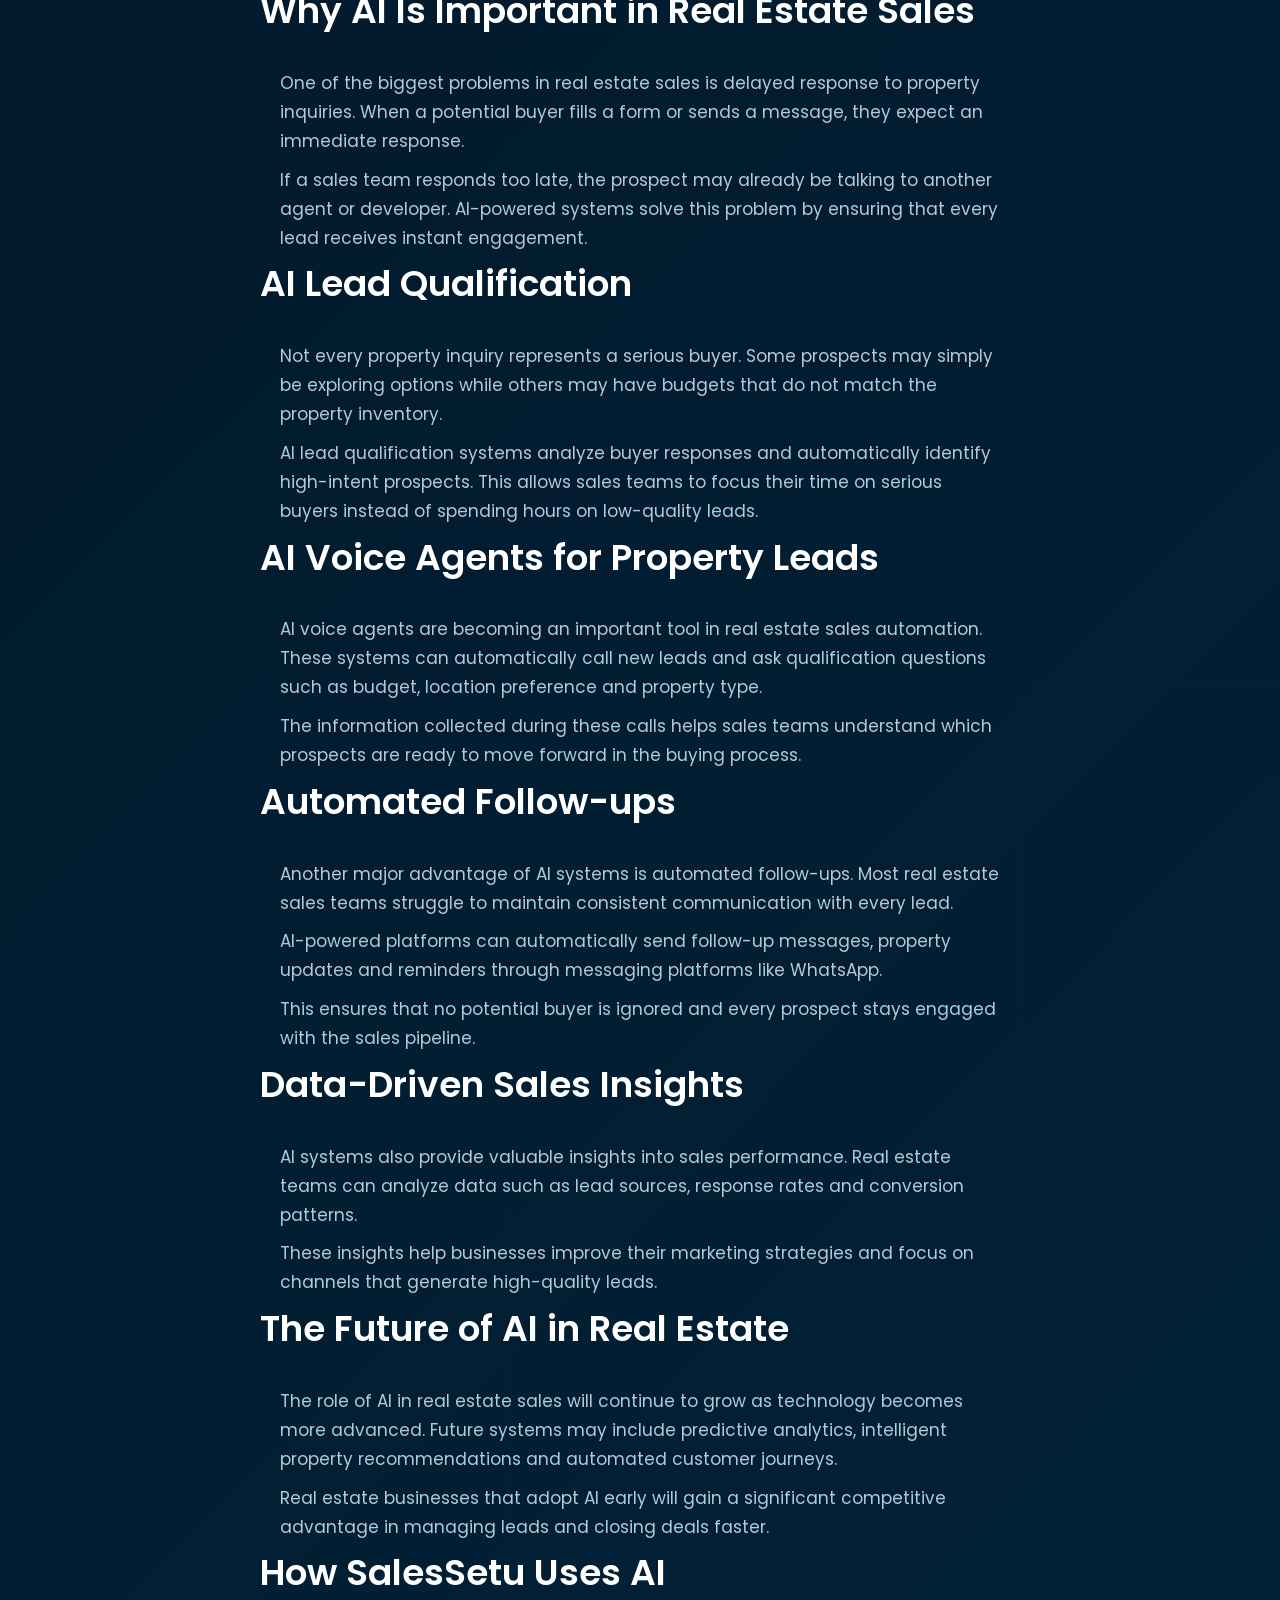
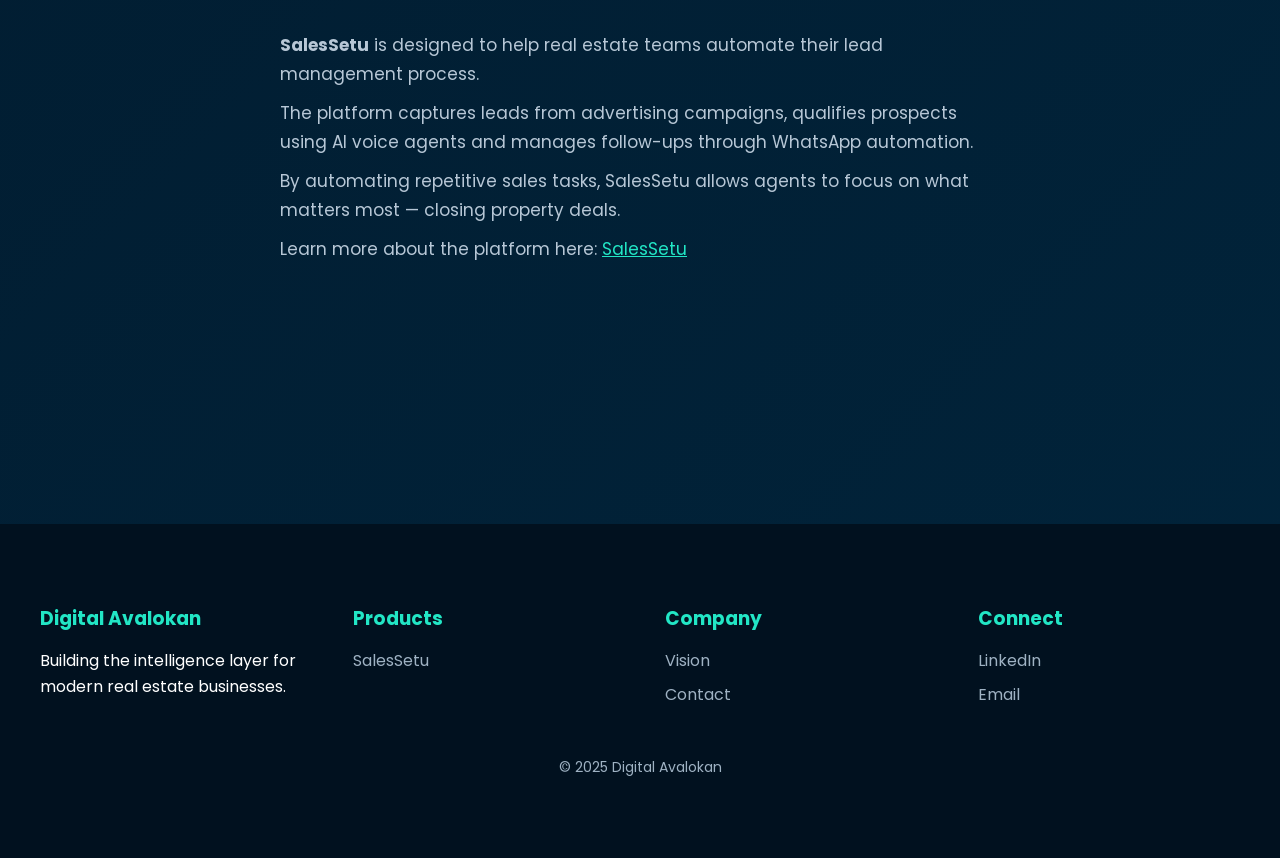
<file: blog/ai-in-real-estate-sales.html>
<!DOCTYPE html>
<html lang="en">

<head>

<meta charset="UTF-8">
<meta name="viewport" content="width=device-width, initial-scale=1.0">

<title>AI in Real Estate Sales | How Artificial Intelligence Is Transforming Property Sales</title>

<meta name="description" content="Discover how AI is transforming real estate sales through lead automation, AI voice agents and smart follow-ups that improve property conversions.">

<link rel="icon" type="image/png" href="../favicon.png">
<link rel="stylesheet" href="../style.css">

<link href="https://fonts.googleapis.com/css2?family=Poppins:wght@300;400;500;600;700&display=swap" rel="stylesheet">

</head>

<body>

<header>

<nav class="navbar">

<div class="logo">
<img src="../logo.png">
</div>

<div class="menu-toggle" id="menu-toggle">☰</div>

<ul class="nav-links" id="nav-menu">

<li><a href="../index.html">Home</a></li>
<li><a href="../vision.html">Vision</a></li>
<li><a href="../products.html">Products</a></li>
<li><a href="../about.html">About</a></li>
<li><a href="../blog.html">Blog</a></li>
<li><a href="../contact.html">Contact</a></li>

</ul>

</nav>

</header>


<!-- HERO -->

<section class="hero">

<h1>
AI in <span class="highlight">Real Estate Sales</span>
</h1>

<p>
How artificial intelligence is transforming property lead management and sales conversion.
</p>

<div style="margin-top:20px;color:#b7c7d6;font-size:14px;">
By Digital Avalokan • 6 min read
</div>

</section>


<!-- FEATURED IMAGE -->

<section style="max-width:900px;margin:auto;padding:20px;">

<img src="../ai-real-estate-sales.jpg"
alt="AI in Real Estate Sales Automation"
style="width:100%;border-radius:10px;">

</section>


<!-- ARTICLE -->

<section class="section">

<div style="max-width:760px;margin:auto;text-align:left;line-height:1.8;">


<p>

The real estate industry is experiencing a major transformation driven by artificial intelligence.  
Traditional property sales processes relied heavily on manual follow-ups, phone calls and spreadsheets.  
Today, AI-powered systems are helping real estate teams automate lead management, improve customer engagement and increase sales conversions.

</p>

<p>

As property marketing becomes increasingly digital, real estate businesses generate thousands of leads through online advertising, listing portals and social media platforms.  
Managing these leads efficiently has become one of the biggest challenges for modern sales teams.

</p>


<h2>Why AI Is Important in Real Estate Sales</h2>

<p>

One of the biggest problems in real estate sales is delayed response to property inquiries.  
When a potential buyer fills a form or sends a message, they expect an immediate response.

</p>

<p>

If a sales team responds too late, the prospect may already be talking to another agent or developer.  
AI-powered systems solve this problem by ensuring that every lead receives instant engagement.

</p>


<h2>AI Lead Qualification</h2>

<p>

Not every property inquiry represents a serious buyer.  
Some prospects may simply be exploring options while others may have budgets that do not match the property inventory.

</p>

<p>

AI lead qualification systems analyze buyer responses and automatically identify high-intent prospects.  
This allows sales teams to focus their time on serious buyers instead of spending hours on low-quality leads.

</p>


<h2>AI Voice Agents for Property Leads</h2>

<p>

AI voice agents are becoming an important tool in real estate sales automation.  
These systems can automatically call new leads and ask qualification questions such as budget, location preference and property type.

</p>

<p>

The information collected during these calls helps sales teams understand which prospects are ready to move forward in the buying process.

</p>


<h2>Automated Follow-ups</h2>

<p>

Another major advantage of AI systems is automated follow-ups.  
Most real estate sales teams struggle to maintain consistent communication with every lead.

</p>

<p>

AI-powered platforms can automatically send follow-up messages, property updates and reminders through messaging platforms like WhatsApp.

</p>

<p>

This ensures that no potential buyer is ignored and every prospect stays engaged with the sales pipeline.

</p>


<h2>Data-Driven Sales Insights</h2>

<p>

AI systems also provide valuable insights into sales performance.  
Real estate teams can analyze data such as lead sources, response rates and conversion patterns.

</p>

<p>

These insights help businesses improve their marketing strategies and focus on channels that generate high-quality leads.

</p>


<h2>The Future of AI in Real Estate</h2>

<p>

The role of AI in real estate sales will continue to grow as technology becomes more advanced.  
Future systems may include predictive analytics, intelligent property recommendations and automated customer journeys.

</p>

<p>

Real estate businesses that adopt AI early will gain a significant competitive advantage in managing leads and closing deals faster.

</p>


<h2>How SalesSetu Uses AI</h2>

<p>

<strong>SalesSetu</strong> is designed to help real estate teams automate their lead management process.

</p>

<p>

The platform captures leads from advertising campaigns, qualifies prospects using AI voice agents and manages follow-ups through WhatsApp automation.

</p>

<p>

By automating repetitive sales tasks, SalesSetu allows agents to focus on what matters most — closing property deals.

</p>

<p>

Learn more about the platform here:

<a href="https://salessetu.in" style="color:#22e6c5;">
SalesSetu
</a>

</p>


</div>

</section>


<footer>

<div class="footer-grid">

<div class="footer-col">
<h3>Digital Avalokan</h3>
<p>Building the intelligence layer for modern real estate businesses.</p>
</div>

<div class="footer-col">
<h3>Products</h3>
<a href="https://salessetu.in">SalesSetu</a>
</div>

<div class="footer-col">
<h3>Company</h3>
<a href="../vision.html">Vision</a>
<a href="../contact.html">Contact</a>
</div>

<div class="footer-col">
<h3>Connect</h3>
<a href="https://linkedin.com/in/satendrasingh27" target="_blank">LinkedIn</a>
<a href="mailto:contact@digitalavalokan.com">Email</a>
</div>

</div>

<div class="footer-bottom">

© 2025 Digital Avalokan

</div>

</footer>


<script>

const toggle = document.getElementById("menu-toggle");
const menu = document.getElementById("nav-menu");

toggle.onclick = function(){
menu.classList.toggle("active");
}

</script>

</body>
</html>
</file>
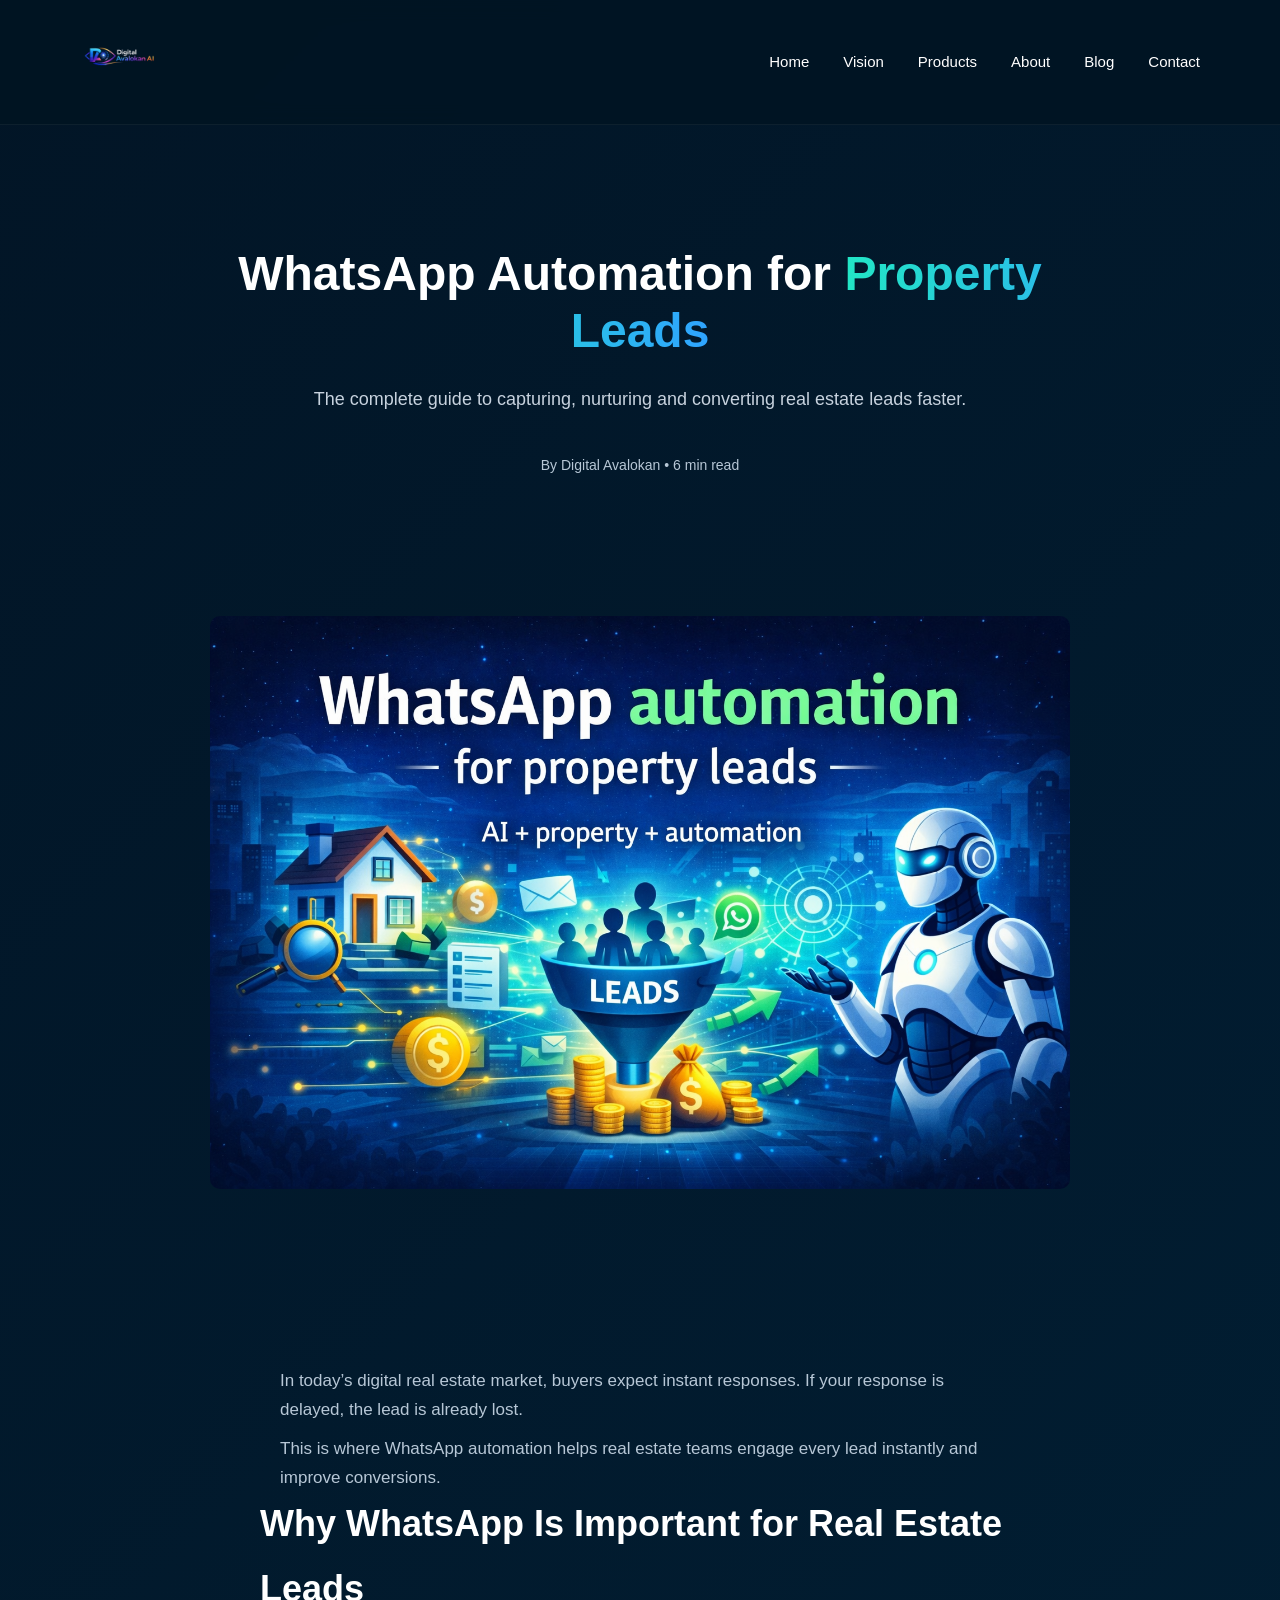
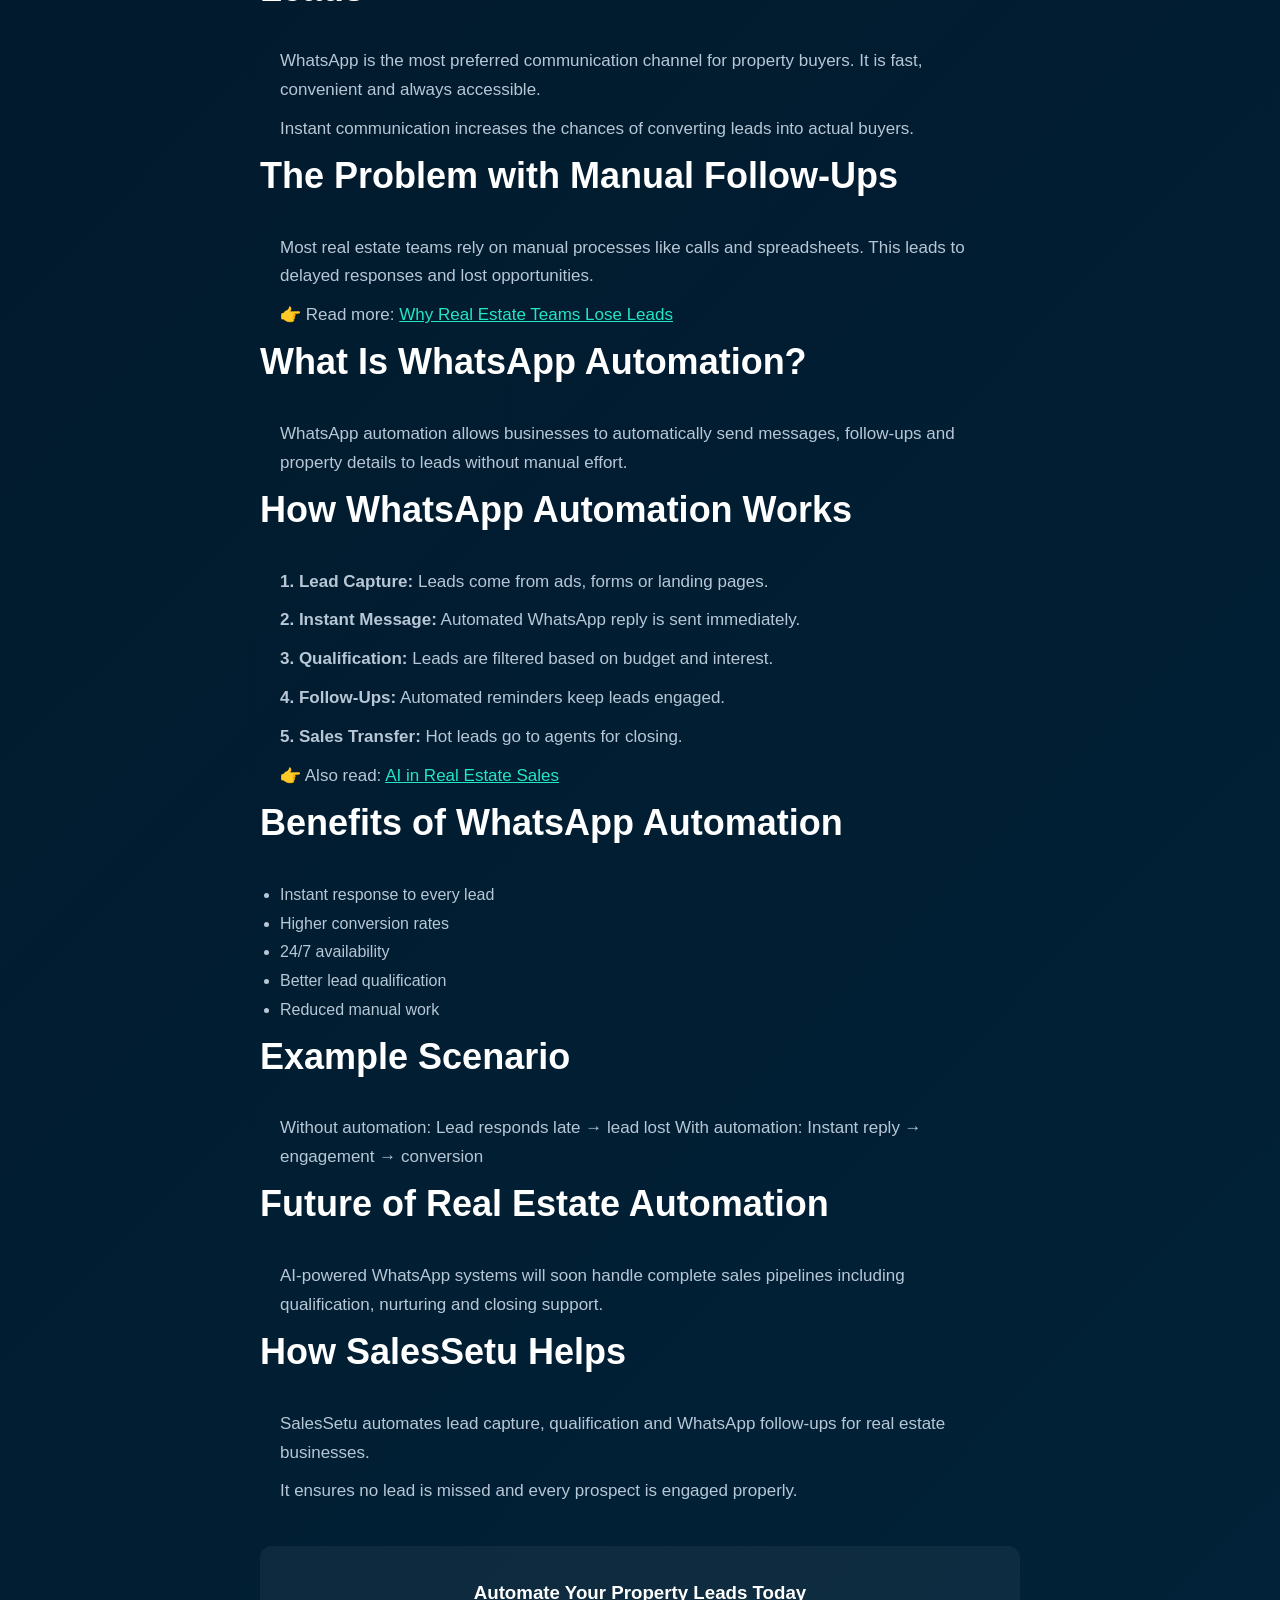
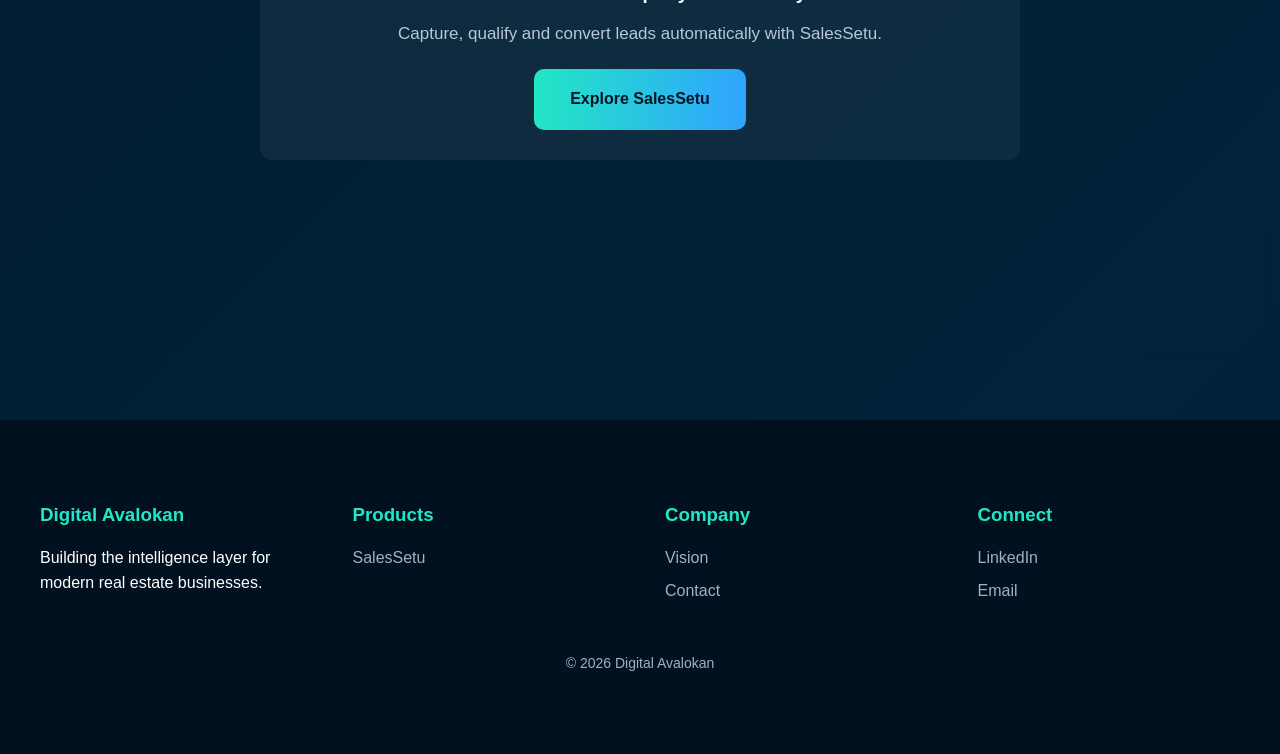
<file: blog/whatsapp-automation-for-property-leads.html>
<!DOCTYPE html>
<html lang="en">

<head>

<meta charset="UTF-8">
<meta name="viewport" content="width=device-width, initial-scale=1.0">

<title>WhatsApp Automation for Property Leads | Digital Avalokan</title>

<meta name="description" content="Learn how WhatsApp automation helps real estate teams capture, nurture and convert property leads faster using AI-driven follow-ups.">

<link rel="stylesheet" href="../style.css">
<link rel="icon" href="../favicon.png">

</head>

<body>

<header>
<nav class="navbar">

<div class="logo">
<img src="../logo.png" alt="Digital Avalokan">
</div>

<div class="menu-toggle" id="menu-toggle">☰</div>

<ul class="nav-links" id="nav-menu">
<li><a href="../index.html">Home</a></li>
<li><a href="../vision.html">Vision</a></li>
<li><a href="../products.html">Products</a></li>
<li><a href="../about.html">About</a></li>
<li><a href="../blog.html">Blog</a></li>
<li><a href="../contact.html">Contact</a></li>
</ul>

</nav>
</header>


<!-- HERO -->

<section class="hero">

<h1>
WhatsApp Automation for <span class="highlight">Property Leads</span>
</h1>

<p>
The complete guide to capturing, nurturing and converting real estate leads faster.
</p>

<div style="margin-top:15px;font-size:14px;color:#b7c7d6;">
By Digital Avalokan • 6 min read
</div>

</section>

  <!-- FEATURED IMAGE -->

<section style="max-width:900px;margin:auto;padding:20px;">

<img src="../whatsapp-automation-property-leads.jpg" 
alt="WhatsApp automation for property leads using AI in real estate"
style="width:100%;border-radius:10px;">

</section>


<!-- ARTICLE -->

<section class="section">

<div style="max-width:760px;margin:auto;text-align:left;line-height:1.8;">


<p>
In today’s digital real estate market, buyers expect instant responses.  
If your response is delayed, the lead is already lost.
</p>

<p>
This is where WhatsApp automation helps real estate teams engage every lead instantly and improve conversions.
</p>


<h2>Why WhatsApp Is Important for Real Estate Leads</h2>

<p>
WhatsApp is the most preferred communication channel for property buyers.
It is fast, convenient and always accessible.
</p>

<p>
Instant communication increases the chances of converting leads into actual buyers.
</p>


<h2>The Problem with Manual Follow-Ups</h2>

<p>
Most real estate teams rely on manual processes like calls and spreadsheets.
This leads to delayed responses and lost opportunities.
</p>

<p>
👉 Read more:
<a href="why-real-estate-teams-lose-leads.html" style="color:#22e6c5;">
Why Real Estate Teams Lose Leads
</a>
</p>


<h2>What Is WhatsApp Automation?</h2>

<p>
WhatsApp automation allows businesses to automatically send messages, follow-ups and property details to leads without manual effort.
</p>


<h2>How WhatsApp Automation Works</h2>

<p><strong>1. Lead Capture:</strong> Leads come from ads, forms or landing pages.</p>

<p><strong>2. Instant Message:</strong> Automated WhatsApp reply is sent immediately.</p>

<p><strong>3. Qualification:</strong> Leads are filtered based on budget and interest.</p>

<p><strong>4. Follow-Ups:</strong> Automated reminders keep leads engaged.</p>

<p><strong>5. Sales Transfer:</strong> Hot leads go to agents for closing.</p>

<p>
👉 Also read:
<a href="ai-in-real-estate-sales.html" style="color:#22e6c5;">
AI in Real Estate Sales
</a>
</p>


<h2>Benefits of WhatsApp Automation</h2>

<ul style="margin-left:20px;color:#b7c7d6;">
<li>Instant response to every lead</li>
<li>Higher conversion rates</li>
<li>24/7 availability</li>
<li>Better lead qualification</li>
<li>Reduced manual work</li>
</ul>


<h2>Example Scenario</h2>

<p>
Without automation: Lead responds late → lead lost  
With automation: Instant reply → engagement → conversion
</p>


<h2>Future of Real Estate Automation</h2>

<p>
AI-powered WhatsApp systems will soon handle complete sales pipelines including qualification, nurturing and closing support.
</p>


<h2>How SalesSetu Helps</h2>

<p>
SalesSetu automates lead capture, qualification and WhatsApp follow-ups for real estate businesses.
</p>

<p>
It ensures no lead is missed and every prospect is engaged properly.
</p>


<!-- CTA -->

<div style="margin-top:40px;padding:30px;background:rgba(255,255,255,0.05);border-radius:12px;text-align:center;">

<h3 style="margin-bottom:10px;">Automate Your Property Leads Today</h3>

<p style="margin-bottom:20px;">
Capture, qualify and convert leads automatically with SalesSetu.
</p>

<a href="https://salessetu.in" target="_blank" class="cta">
Explore SalesSetu
</a>

</div>


</div>

</section>


<!-- FOOTER -->

<footer>

<div class="footer-grid">

<div class="footer-col">
<h3>Digital Avalokan</h3>
<p>Building the intelligence layer for modern real estate businesses.</p>
</div>

<div class="footer-col">
<h3>Products</h3>
<a href="https://salessetu.in">SalesSetu</a>
</div>

<div class="footer-col">
<h3>Company</h3>
<a href="../vision.html">Vision</a>
<a href="../contact.html">Contact</a>
</div>

<div class="footer-col">
<h3>Connect</h3>
<a href="https://linkedin.com" target="_blank">LinkedIn</a>
<a href="mailto:contact@digitalavalokan.com">Email</a>
</div>

</div>

<div class="footer-bottom">
© 2026 Digital Avalokan
</div>

</footer>


<script>
const toggle = document.getElementById("menu-toggle");
const menu = document.getElementById("nav-menu");

toggle.onclick = function(){
menu.classList.toggle("active");
}
</script>

</body>
</html>
</file>
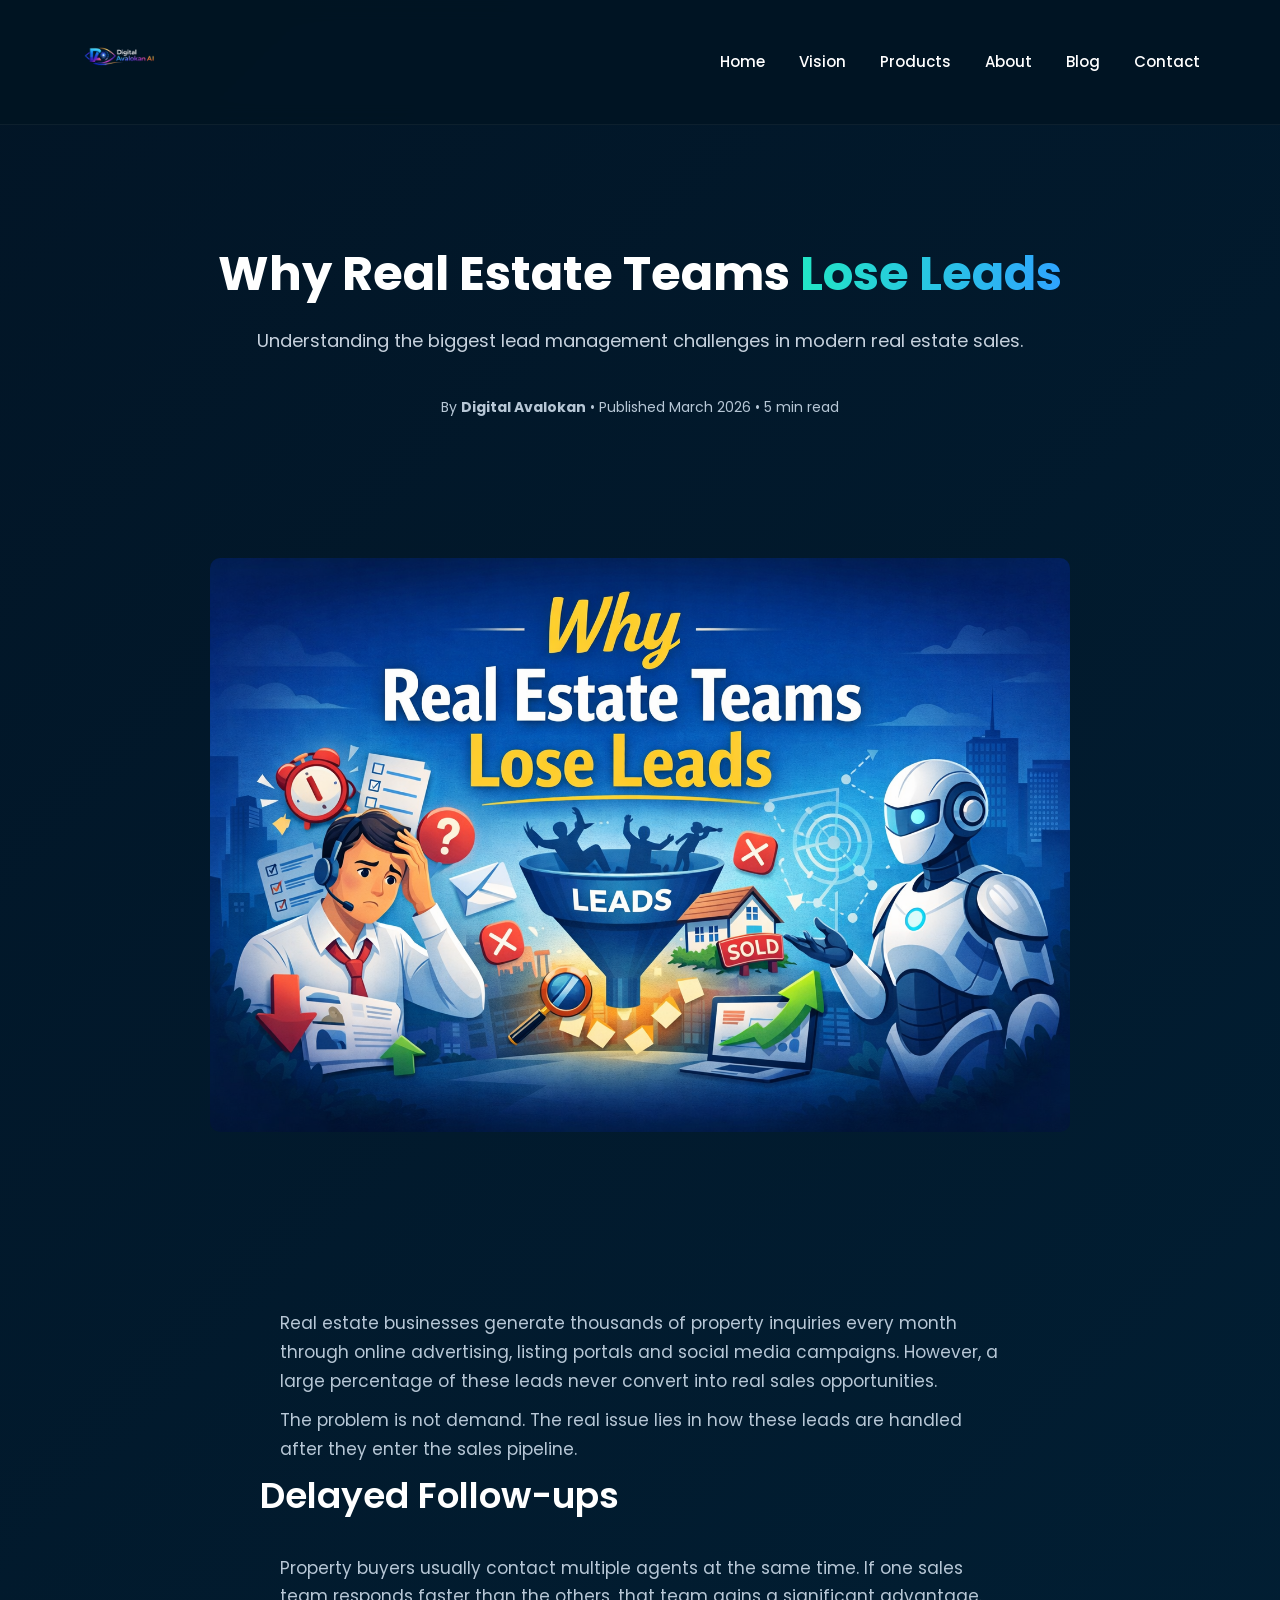
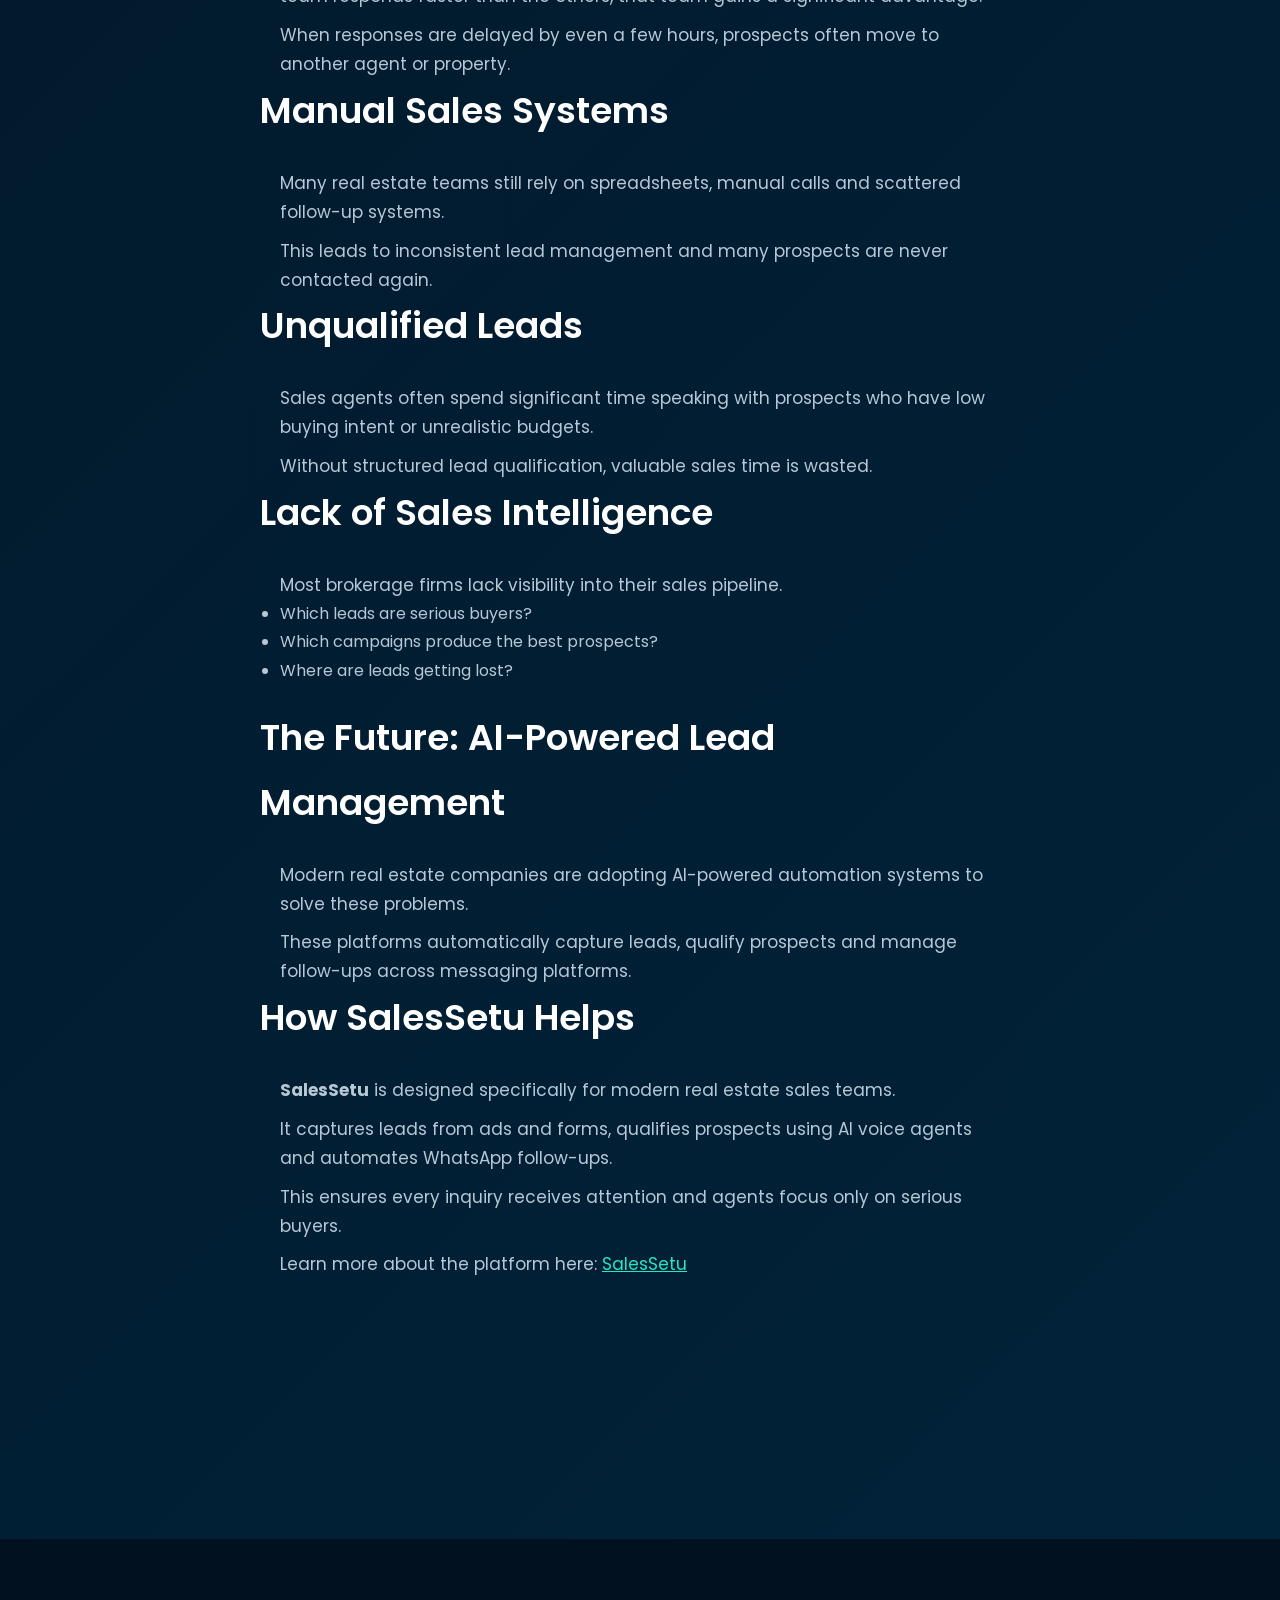
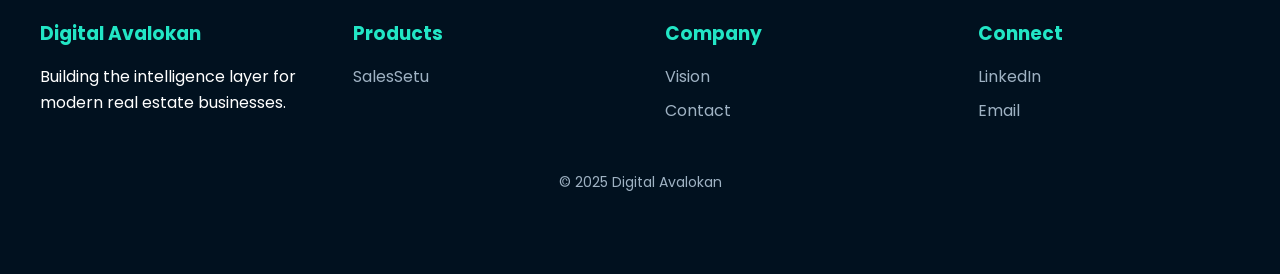
<file: blog/why-real-estate-teams-lose-leads.html>
<!DOCTYPE html>
<html lang="en">

<head>

<meta charset="UTF-8">
<meta name="viewport" content="width=device-width, initial-scale=1.0">

<title>Why Real Estate Teams Lose Leads | Digital Avalokan</title>

<meta name="description" content="Discover why real estate teams lose property leads and how AI automation systems can improve lead qualification, follow-ups and conversions.">

<link rel="icon" type="image/png" href="../favicon.png">
<link rel="stylesheet" href="../style.css">

<link href="https://fonts.googleapis.com/css2?family=Poppins:wght@300;400;500;600;700&display=swap" rel="stylesheet">

</head>

<body>

<header>

<nav class="navbar">

<div class="logo">
<img src="../logo.png">
</div>

<div class="menu-toggle" id="menu-toggle">☰</div>

<ul class="nav-links" id="nav-menu">

<li><a href="../index.html">Home</a></li>
<li><a href="../vision.html">Vision</a></li>
<li><a href="../products.html">Products</a></li>
<li><a href="../about.html">About</a></li>
<li><a href="../blog.html">Blog</a></li>
<li><a href="../contact.html">Contact</a></li>

</ul>

</nav>

</header>


<!-- BLOG HEADER -->

<section class="hero">

<h1>
Why Real Estate Teams <span class="highlight">Lose Leads</span>
</h1>

<p>
Understanding the biggest lead management challenges in modern real estate sales.
</p>

<div style="margin-top:20px;color:#b7c7d6;font-size:14px;">
By <strong>Digital Avalokan</strong> • Published March 2026 • 5 min read
</div>

</section>


<!-- FEATURED IMAGE -->

<section style="max-width:900px;margin:auto;padding:20px;">

<img src="../blog-leads.jpg" 
alt="Why Real Estate Teams Lose Leads - AI Lead Management for Real Estate"
style="width:100%;border-radius:10px;">

</section>


<!-- ARTICLE -->

<section class="section">

<div style="max-width:760px;margin:auto;text-align:left;line-height:1.8;">

<p>

Real estate businesses generate thousands of property inquiries every month through online advertising, listing portals and social media campaigns.  
However, a large percentage of these leads never convert into real sales opportunities.

</p>

<p>

The problem is not demand. The real issue lies in how these leads are handled after they enter the sales pipeline.

</p>


<h2>Delayed Follow-ups</h2>

<p>

Property buyers usually contact multiple agents at the same time.  
If one sales team responds faster than the others, that team gains a significant advantage.

</p>

<p>

When responses are delayed by even a few hours, prospects often move to another agent or property.

</p>


<h2>Manual Sales Systems</h2>

<p>

Many real estate teams still rely on spreadsheets, manual calls and scattered follow-up systems.

</p>

<p>

This leads to inconsistent lead management and many prospects are never contacted again.

</p>


<h2>Unqualified Leads</h2>

<p>

Sales agents often spend significant time speaking with prospects who have low buying intent or unrealistic budgets.

</p>

<p>

Without structured lead qualification, valuable sales time is wasted.

</p>


<h2>Lack of Sales Intelligence</h2>

<p>

Most brokerage firms lack visibility into their sales pipeline.

</p>

<ul style="margin-left:20px;color:#b7c7d6;margin-bottom:20px;">

<li>Which leads are serious buyers?</li>
<li>Which campaigns produce the best prospects?</li>
<li>Where are leads getting lost?</li>

</ul>


<h2>The Future: AI-Powered Lead Management</h2>

<p>

Modern real estate companies are adopting AI-powered automation systems to solve these problems.

</p>

<p>

These platforms automatically capture leads, qualify prospects and manage follow-ups across messaging platforms.

</p>


<h2>How SalesSetu Helps</h2>

<p>

<strong>SalesSetu</strong> is designed specifically for modern real estate sales teams.

</p>

<p>

It captures leads from ads and forms, qualifies prospects using AI voice agents and automates WhatsApp follow-ups.

</p>

<p>

This ensures every inquiry receives attention and agents focus only on serious buyers.

</p>

<p>

Learn more about the platform here:

<a href="https://salessetu.in" style="color:#22e6c5;">
SalesSetu
</a>

</p>

</div>

</section>


<!-- FOOTER -->

<footer>

<div class="footer-grid">

<div class="footer-col">
<h3>Digital Avalokan</h3>
<p>Building the intelligence layer for modern real estate businesses.</p>
</div>

<div class="footer-col">
<h3>Products</h3>
<a href="https://salessetu.in">SalesSetu</a>
</div>

<div class="footer-col">
<h3>Company</h3>
<a href="../vision.html">Vision</a>
<a href="../contact.html">Contact</a>
</div>

<div class="footer-col">
<h3>Connect</h3>
<a href="https://linkedin.com/in/satendrasingh27" target="_blank">LinkedIn</a>
<a href="mailto:contact@digitalavalokan.com">Email</a>
</div>

</div>

<div class="footer-bottom">

© 2025 Digital Avalokan

</div>

</footer>


<script>

const toggle = document.getElementById("menu-toggle");
const menu = document.getElementById("nav-menu");

toggle.onclick = function(){
menu.classList.toggle("active");
}

</script>

</body>
</html>
</file>
<file: style.css>
/* GLOBAL */

*{
margin:0;
padding:0;
box-sizing:border-box;
font-family:'Poppins',sans-serif;
scroll-behavior:smooth;
}

body{
background:linear-gradient(135deg,#021526,#01243b);
color:white;
line-height:1.6;
}


/* NAVBAR */

header{
position:sticky;
top:0;
background:rgba(1,20,35,0.9);
backdrop-filter:blur(10px);
border-bottom:1px solid rgba(255,255,255,0.05);
z-index:1000;
}

.navbar{
display:flex;
justify-content:space-between;
align-items:center;
padding:18px 40px;
max-width:1200px;
margin:auto;
}

.logo img{
height:80px;
width:auto;
}

.logo{
disply:flex;
align-items:center;
}

.nav-links{
display:flex;
gap:34px;
list-style:none;
align-items:center;
}

.nav-links a{
text-decoration:none;
color:white;
font-size:15px;
font-weight:500;
letter-spacing:0.3px
opacity:0.9;
transition:0.3s;
}

.nav-links a:hover{
color:#22e6c5;
}


/* MOBILE MENU */

.menu-toggle{
display:none;
font-size:28px;
cursor:pointer;
color:white;
}


/* HERO */

.hero{
text-align:center;
max-width:900px;
margin:auto;
padding:120px 20px;
}

.hero h1{
font-size:48px;
line-height:1.2;
margin-bottom:25px;
}

.highlight{
background:linear-gradient(90deg,#22e6c5,#2fa4ff);
-webkit-background-clip:text;
-webkit-text-fill-color:transparent;
}

.hero p{
font-size:18px;
color:#c7d2de;
margin-bottom:40px;
}

.cta{
display:inline-block;
padding:16px 36px;
background:linear-gradient(90deg,#22e6c5,#2fa4ff);
border-radius:10px;
text-decoration:none;
color:#021526;
font-weight:600;
font-size:16px;
transition:0.3s;
}

.cta:hover{
transform:translateY(-3px);
box-shadow:0 10px 20px rgba(0,0,0,0.3);
}


/* PIPELINE */

.pipeline{
padding:120px 20px;
max-width:1200px;
margin:auto;
text-align:center;
}

.pipeline h2{
font-size:36px;
margin-bottom:60px;
}

.pipeline-flow{
display:flex;
flex-wrap:wrap;
justify-content:center;
align-items:center;
gap:30px;
}

.pipe{
background:rgba(255,255,255,0.05);
padding:30px;
border-radius:12px;
width:200px;
border:1px solid rgba(255,255,255,0.05);
}

.pipe h3{
color:#22e6c5;
margin-bottom:10px;
}

.arrow{
font-size:26px;
color:#22e6c5;
}

.arrow{
transform:rotate(-90deg);
}


/* WORKFLOW */

.workflow{
padding:120px 8%;
max-width:1200px;
margin:auto;
text-align:center;
}

.steps{
display:grid;
grid-template-columns:repeat(auto-fit,minmax(220px,1fr));
gap:30px;
}

.step{
background:rgba(255,255,255,0.05);
padding:35px;
border-radius:12px;
}


/* PROBLEM */

.problem{
padding:120px 20px;
max-width:1200px;
margin:auto;
text-align:center;
}

.problem-grid{
display:grid;
grid-template-columns:repeat(auto-fit,minmax(260px,1fr));
gap:30px;
margin-top:50px;
}

.card{
background:rgba(255,255,255,0.06);
padding:35px;
border-radius:16px;
border:1px solid rgba(255,255,255,0.05);
transition:0.3s;
backdrop-filter:blur(8px);
}

.card h3{
color:#22e6c5;
margin-bottom:12px;
font-size:20px;
}

.card p{
color:#b7c7d6;
font-size:15px;
line-height:1.6;
}

.card:hover{
transform:translateY(-6px);
border:1px solid rgba(34,230,197,0.5);
box-shadow:0 20px 40px rgba(0,0,0,0.4);
}


/* PRODUCT */

.product{
padding:120px 8%;
max-width:900px;
margin:auto;
text-align:center;
}


/* FOOTER */

footer{
background:#01111f;
padding:80px 40px;
margin-top:120px;
}

.footer-grid{
max-width:1200px;
margin:auto;
display:grid;
grid-template-columns:repeat(auto-fit,minmax(220px,1fr));
gap:50px;
}

.footer-col h3{
margin-bottom:15px;
color:#22e6c5;
}

.footer-col a{
display:block;
color:#9fb2c3;
text-decoration:none;
margin-bottom:8px;
}

.footer-col a:hover{
color:white;
}

.footer-bottom{
text-align:center;
margin-top:40px;
color:#9fb2c3;
font-size:14px;
}


/* SECTION */

.section{
padding:140px 20px;
max-width:1100px;
margin:auto;
text-align:center;
}

.section h2{
font-size:36px;
margin-bottom:25px;
font-weight:600;
}

.section p{
color:#b7c7d6;
font-size:17px;
max-width:720px;
margin:auto;
margin-top:10px;
line-height:1.7;
}


/* ================= MOBILE RESPONSIVE ================= */

@media (max-width:768px){

.navbar{
padding:14px 20px;
}

.logo img{
height:55px;
}

.menu-toggle{
display:block;
}

.nav-links{
display:none;
flex-direction:column;
position:absolute;
top:75px;
left:0;
width:100%;
background:#021526;
text-align:center;
padding:25px 0;
gap:20px;
}

.nav-links.active{
display:flex;
}

.hero{
padding:80px 20px;
}

.hero h1{
font-size:30px;
}

.hero p{
font-size:16px;
}

.pipeline-flow{
flex-direction:column;
}

.pipe{
width:100%;
}

.problem-grid{
grid-template-columns:1fr;
}

.footer-grid{
grid-template-columns:1fr;
text-align:center;
}

}
</file>
